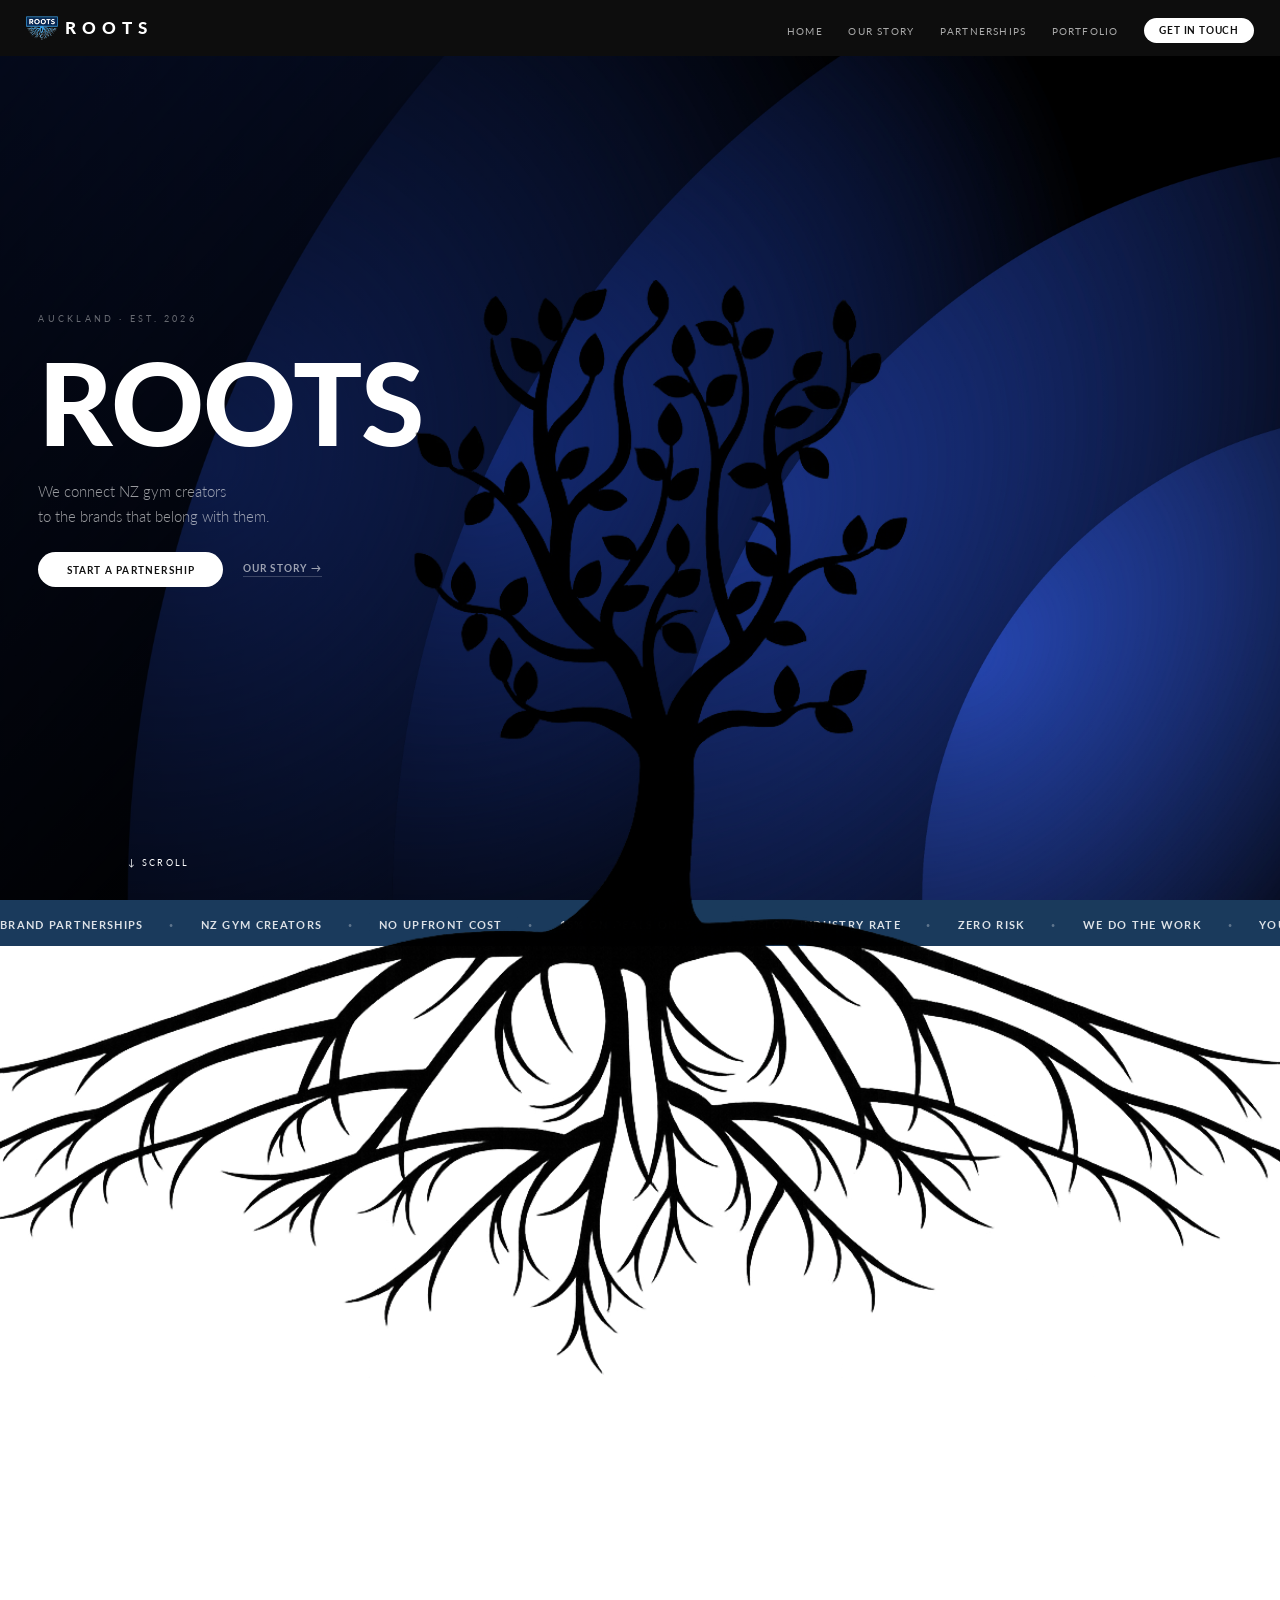
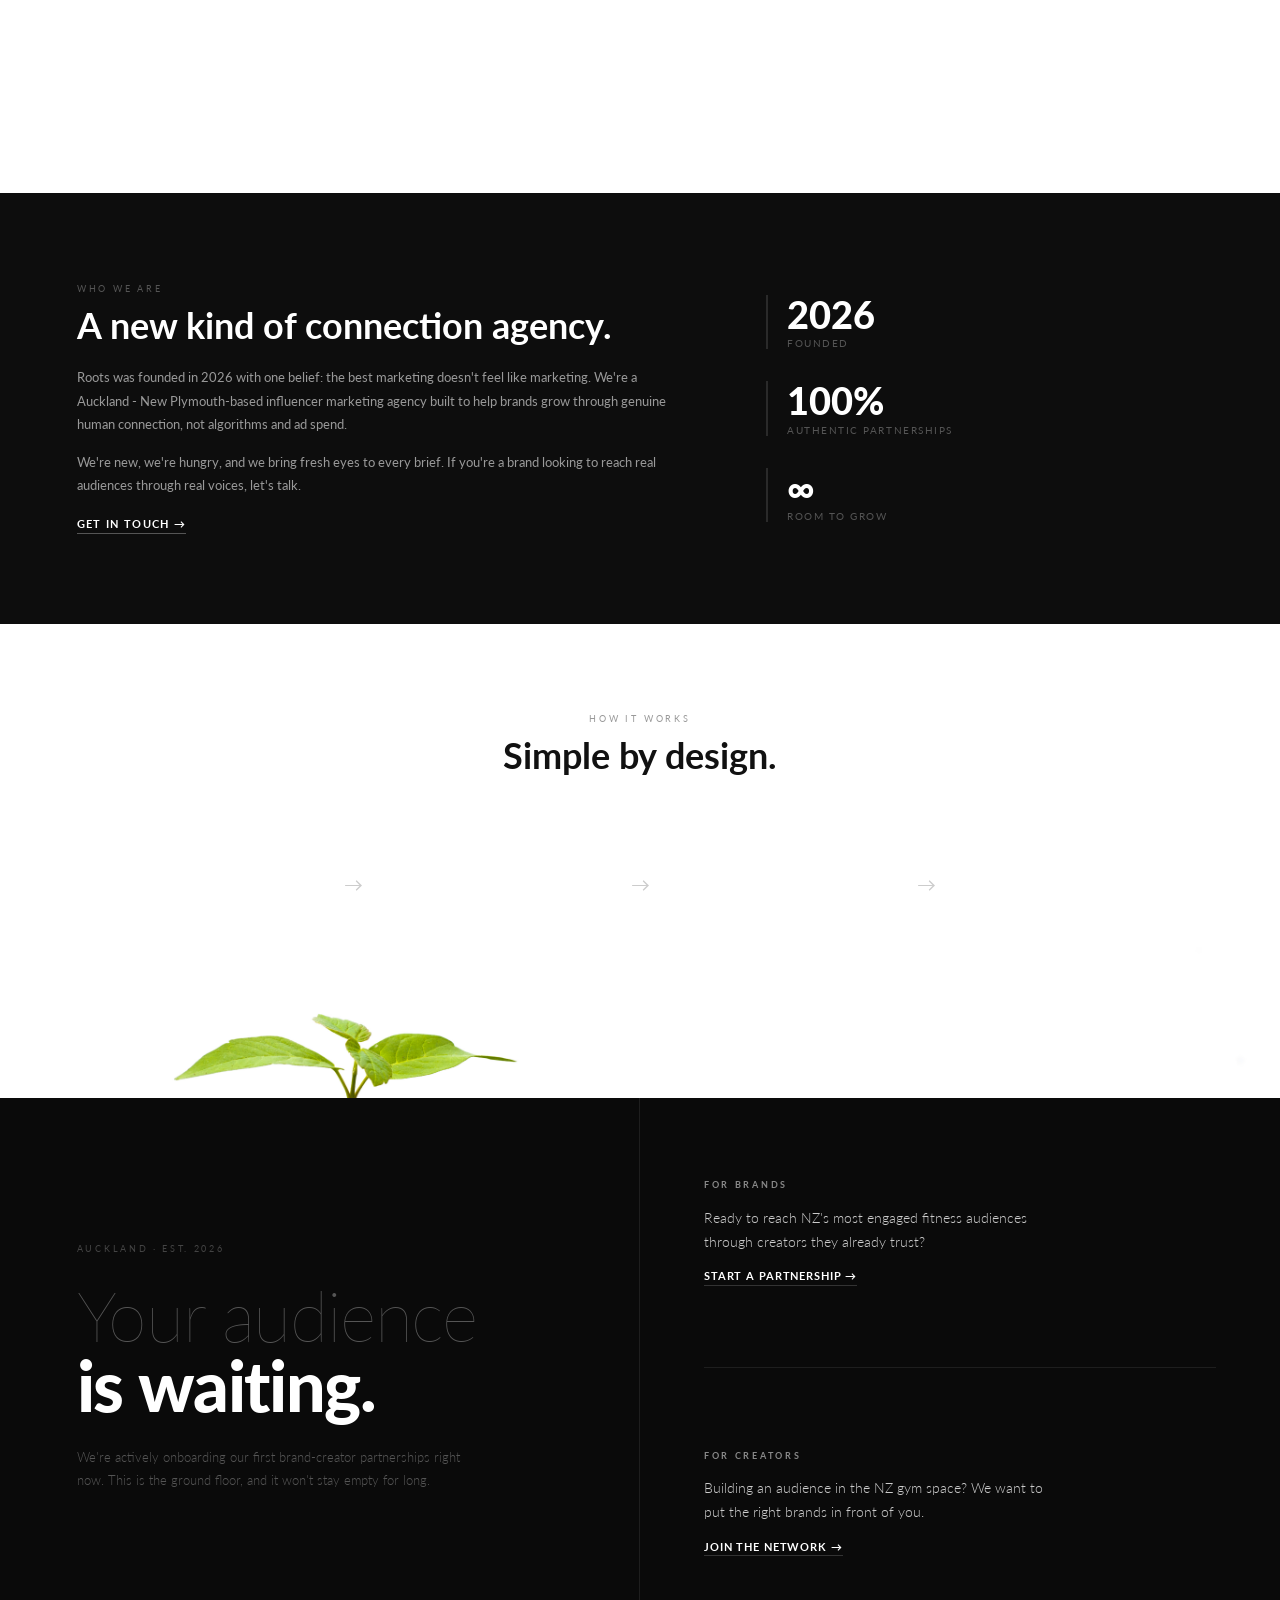
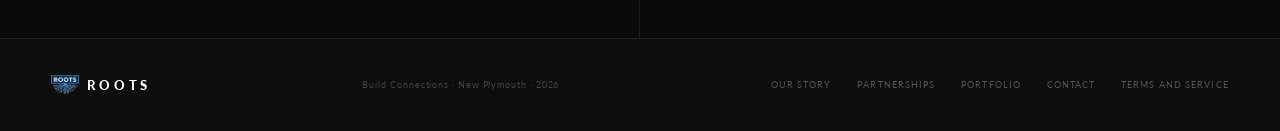
<file: index.html>
<!DOCTYPE html>
<html>
<head>
  <link rel="stylesheet" href="rootstyle.css">
  <link rel="preconnect" href="https://fonts.googleapis.com">
  <link rel="preconnect" href="https://fonts.gstatic.com" crossorigin>
  <link href="https://fonts.googleapis.com/css2?family=Lato:ital,wght@0,100;0,300;0,400;0,700;0,900;1,100;1,300;1,400;1,700;1,900&display=swap" rel="stylesheet">
  <meta name="viewport" content="width=device-width, initial-scale=1.0">
  <link rel="icon" type="image/png" href="logo.png">
  <title>Roots - Build Connections</title>
</head>
<body>

<div id="loader">
  <div class="loader-inner">
    <img src="logo.png" alt="Roots" class="loader-logo">
    <span>ROOTS</span>
    <div class="loader-bar"><div class="loader-fill"></div></div>
  </div>
</div>

  <header>
    <div class="header-inner">
      <a href="index.html" class="header-logo">
        <img src="logo.png" alt="Roots logo" class="header-logo-img">
        <span>ROOTS</span>
      </a>
      <button class="nav-toggle" id="navToggle" aria-label="Toggle menu">
        <span></span><span></span><span></span>
      </button>
      <nav id="mainNav">
        <li><a href="index.html">Home</a></li>
        <li><a href="ourstory.html">Our Story</a></li>
        <li><a href="partnerships.html">Partnerships</a></li>
        <li><a href="portfolio.html">Portfolio</a></li>
        <li><a href="contact.html" class="nav-cta">Get in Touch</a></li>
      </nav>
    </div>
  </header>

  <div id="progress-bar"></div>

  <div class="titlescreen">
    <div class="titlescreen-left reveal">
      <p class="eyebrow">Auckland · Est. 2026</p>
      <h1>ROOTS</h1>
      <p class="tagline">We connect NZ gym creators<br>to the brands that belong with them.</p>
      <div class="hero-btns">
        <a href="contact.html" class="hero-btn">Start a Partnership</a>
        <a href="ourstory.html" class="hero-btn-ghost">Our Story →</a>
      </div>
    </div>
    <a href="#roots-section" class="scroll-hint">↓ Scroll</a>
  </div>

  <div class="tree-connector">
    <img src="fulltree.png" alt="" class="tree-top-img" aria-hidden="true">
  </div>
  <div class="ticker-wrap">
    <div class="ticker-track">
      <span>Brand Partnerships</span><span class="ticker-dot">·</span>
      <span>NZ Gym Creators</span><span class="ticker-dot">·</span>
      <span>No Upfront Cost</span><span class="ticker-dot">·</span>
      <span>15% On Deals Only</span><span class="ticker-dot">·</span>
      <span>Below Industry Rate</span><span class="ticker-dot">·</span>
      <span>Zero Risk</span><span class="ticker-dot">·</span>
      <span>We Do The Work</span><span class="ticker-dot">·</span>
      <span>You Choose Who You Work With</span><span class="ticker-dot">·</span>
      <span>Brand Partnerships</span><span class="ticker-dot">·</span>
      <span>NZ Gym Creators</span><span class="ticker-dot">·</span>
      <span>No Upfront Cost</span><span class="ticker-dot">·</span>
      <span>15% On Deals Only</span><span class="ticker-dot">·</span>
      <span>Below Industry Rate</span><span class="ticker-dot">·</span>
      <span>Zero Risk</span><span class="ticker-dot">·</span>
      <span>We Do The Work</span><span class="ticker-dot">·</span>
      <span>You Choose Who You Work With</span><span class="ticker-dot">·</span>
    </div>
  </div>
  <div class="cards-section" id="roots-section">
    <div class="cards-row">

      <div class="card reveal">
        <div class="card-icon">
          <svg viewBox="0 0 40 40" fill="none" xmlns="http://www.w3.org/2000/svg">
            <circle cx="20" cy="13" r="7" stroke="#111" stroke-width="1.8"/>
            <circle cx="8" cy="32" r="5" stroke="#111" stroke-width="1.8"/>
            <circle cx="32" cy="32" r="5" stroke="#111" stroke-width="1.8"/>
            <line x1="20" y1="20" x2="8" y2="27" stroke="#111" stroke-width="1.5"/>
            <line x1="20" y1="20" x2="32" y2="27" stroke="#111" stroke-width="1.5"/>
          </svg>
        </div>
        <div class="card-num">01</div>
        <div class="card-title">Brand Matching</div>
        <div class="card-body">We pair your brand with influencers whose audience, values, and voice genuinely align, no mismatched campaigns, no wasted spend.</div>
      </div>

      <div class="card card--mid reveal">
        <div class="card-icon">
          <svg viewBox="0 0 40 40" fill="none" xmlns="http://www.w3.org/2000/svg">
            <path d="M8 32 L8 20 M16 32 L16 14 M24 32 L24 8 M32 32 L32 18" stroke="#111" stroke-width="1.8" stroke-linecap="round"/>
            <polyline points="8,20 16,14 24,8 32,18" stroke="#111" stroke-width="1.5" stroke-linecap="round" stroke-linejoin="round" fill="none"/>
            <line x1="5" y1="32" x2="35" y2="32" stroke="#111" stroke-width="1.5" stroke-linecap="round"/>
          </svg>
        </div>
        <div class="card-num">02</div>
        <div class="card-title">Campaign Strategy</div>
        <div class="card-body">From brief to publish, we handle the strategy so you can focus on your product. Every campaign is built around real results.</div>
      </div>

      <div class="card reveal">
        <div class="card-icon">
          <svg viewBox="0 0 40 40" fill="none" xmlns="http://www.w3.org/2000/svg">
            <path d="M20 6 L24.5 15 L35 16.5 L27.5 24 L29.5 34.5 L20 29.5 L10.5 34.5 L12.5 24 L5 16.5 L15.5 15 Z" stroke="#111" stroke-width="1.8" stroke-linejoin="round" fill="none"/>
          </svg>
        </div>
        <div class="card-num">03</div>
        <div class="card-title">Authentic Reach</div>
        <div class="card-body">We believe in influence that feels real. Our network spans micro to macro creators who build trust with their communities, not just follower counts.</div>
      </div>

    </div>
  </div>

  <div class="dark-section">
    <div style="display:flex; gap:6vw; align-items:center; max-width:1200px; margin:0 auto;">
      <div style="flex:1.4;">
        <span class="section-label">Who We Are</span>
        <h2>A new kind of connection agency.</h2>
        <p>Roots was founded in 2026 with one belief: the best marketing doesn't feel like marketing. We're a Auckland - New Plymouth-based influencer marketing agency built to help brands grow through genuine human connection, not algorithms and ad spend.</p>
        <p>We're new, we're hungry, and we bring fresh eyes to every brief. If you're a brand looking to reach real audiences through real voices, let's talk.</p>
        <a href="contact.html" class="text-link">Get in Touch →</a>
      </div>
      <div class="stat-blocks" style="flex:1;">
        <div class="stat-block">
          <span class="stat-num">2026</span>
          <span class="stat-label">Founded</span>
        </div>
        <div class="stat-block">
          <span class="stat-num">100%</span>
          <span class="stat-label">Authentic partnerships</span>
        </div>
        <div class="stat-block">
          <span class="stat-num">∞</span>
          <span class="stat-label">Room to grow</span>
        </div>
      </div>
    </div>
  </div>

  <div class="soil-section">
    <span class="section-label">How It Works</span>
    <h2>Simple by design.</h2>
    <div class="steps-row">
      <div class="step">
        <div class="step-num">1</div>
        <div class="step-title">Tell us your brand</div>
        <div class="step-body">Share your goals, values, and the audience you want to reach. We listen before we act.</div>
      </div>
      <div class="step-arrow">→</div>
      <div class="step">
        <div class="step-num">2</div>
        <div class="step-title">We find your match</div>
        <div class="step-body">We identify creators whose audience genuinely overlaps with your ideal customer.</div>
      </div>
      <div class="step-arrow">→</div>
      <div class="step">
        <div class="step-num">3</div>
        <div class="step-title">Campaign goes live</div>
        <div class="step-body">We manage the brief, timeline, and delivery. You approve, we execute.</div>
      </div>
      <div class="step-arrow">→</div>
      <div class="step">
        <div class="step-num">4</div>
        <div class="step-title">Measure & grow</div>
        <div class="step-body">Full reporting on reach, engagement, and impact. We refine and scale what works.</div>
      </div>
    </div>
  </div>

  <div class="connect-section">
    <div class="connect-left">
      <div class="connect-tag">Auckland · Est. 2026</div>
      <div class="connect-heading">
        <span class="connect-line1">Your audience</span>
        <span class="connect-line2">is waiting.</span>
      </div>
      <p class="connect-sub">We're actively onboarding our first brand-creator partnerships right now. This is the ground floor, and it won't stay empty for long.</p>
    </div>
    <div class="connect-right">
      <div class="connect-card">
        <div class="connect-card-label">For Brands</div>
        <p>Ready to reach NZ's most engaged fitness audiences through creators they already trust?</p>
        <a href="contact.html" class="connect-card-btn">Start a partnership →</a>
      </div>
      <div class="connect-divider"></div>
      <div class="connect-card">
        <div class="connect-card-label">For Creators</div>
        <p>Building an audience in the NZ gym space? We want to put the right brands in front of you.</p>
        <a href="contact.html" class="connect-card-btn">Join the network →</a>
      </div>
    </div>
  </div>

  <footer>
    <div class="footer-inner">
      <div class="footer-logo">
        <img src="logo.png" alt="Roots" class="footer-logo-img">
        <span>ROOTS</span>
      </div>
      <div class="footer-tagline">Build Connections · New Plymouth · 2026</div>
      <nav class="footer-nav">
        <a href="ourstory.html">Our Story</a>
        <a href="partnerships.html">Partnerships</a>
        <a href="portfolio.html">Portfolio</a>
        <a href="contact.html">Contact</a>
		<a href="legal.html" target="_blank">Terms and Service</a>
      </nav>
    </div>
  </footer>

  <script src="rootsjava.js"></script>
</body>
</html>
</file>
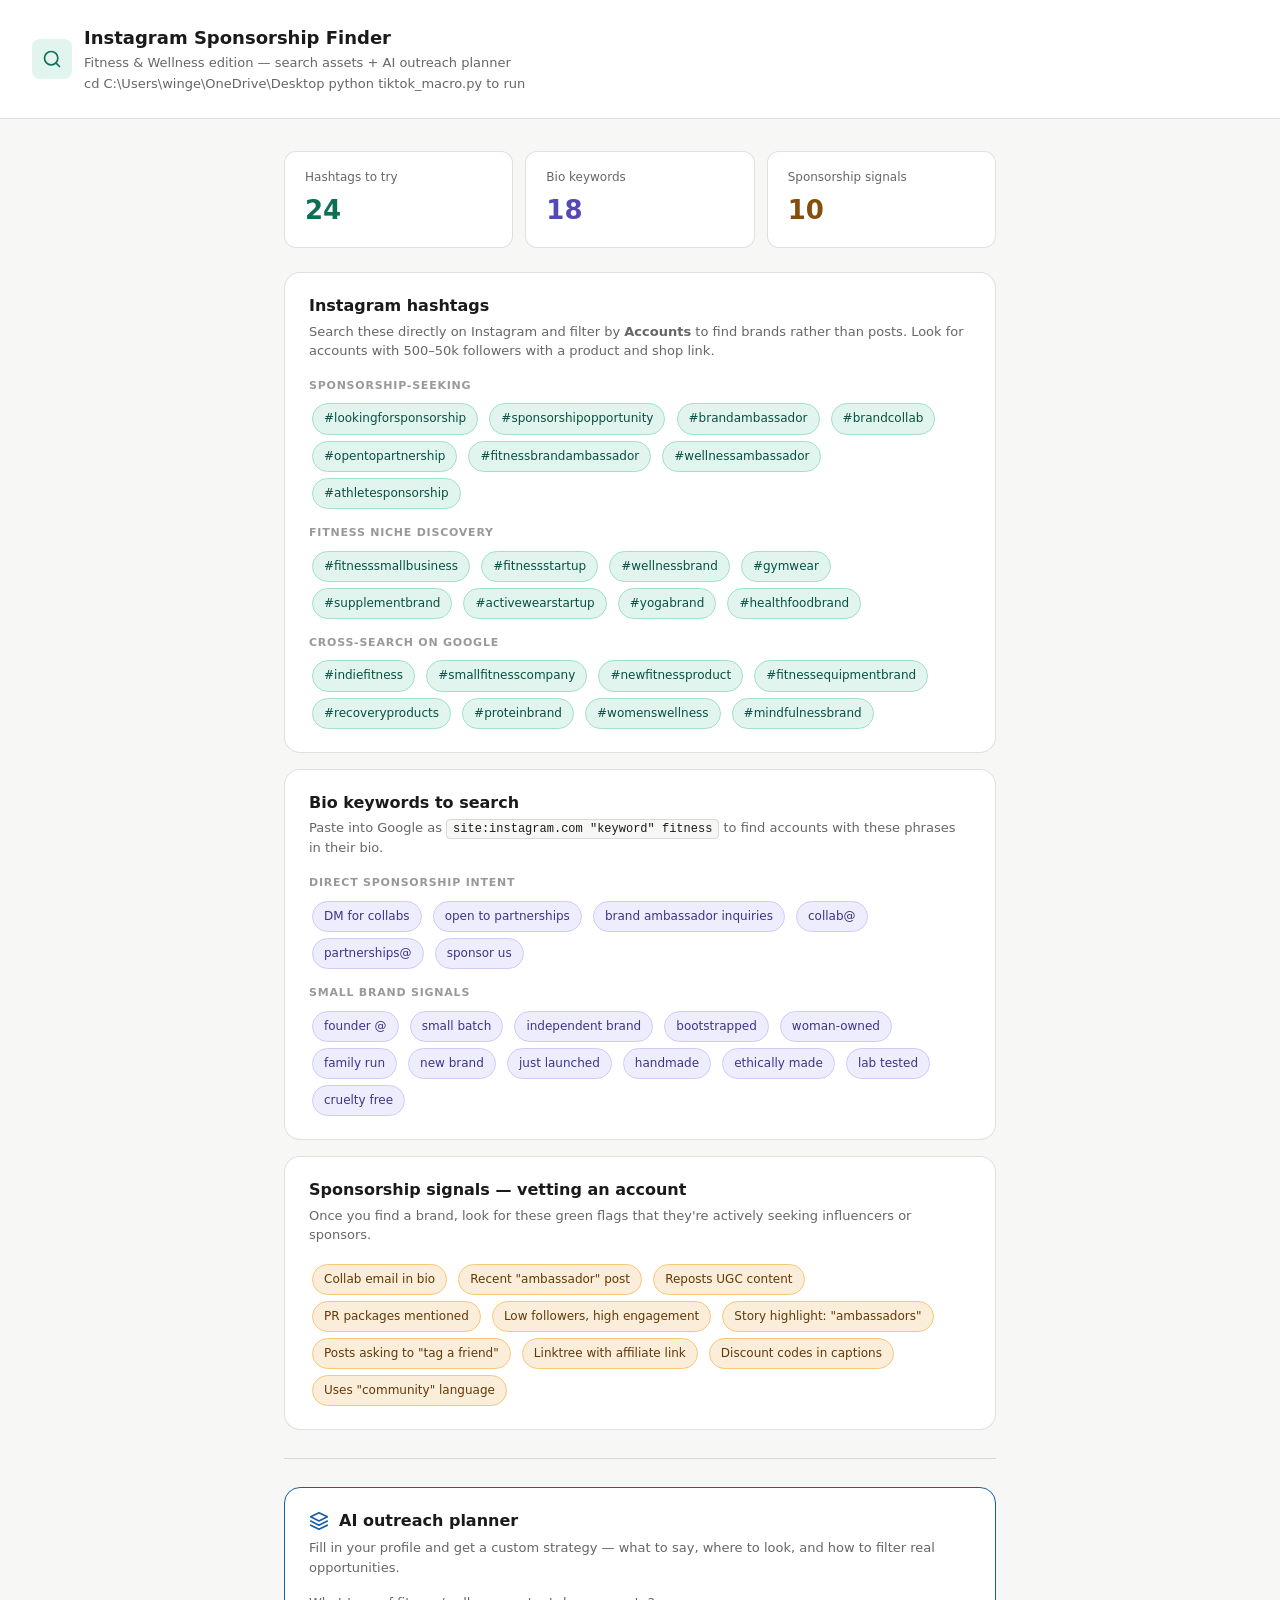
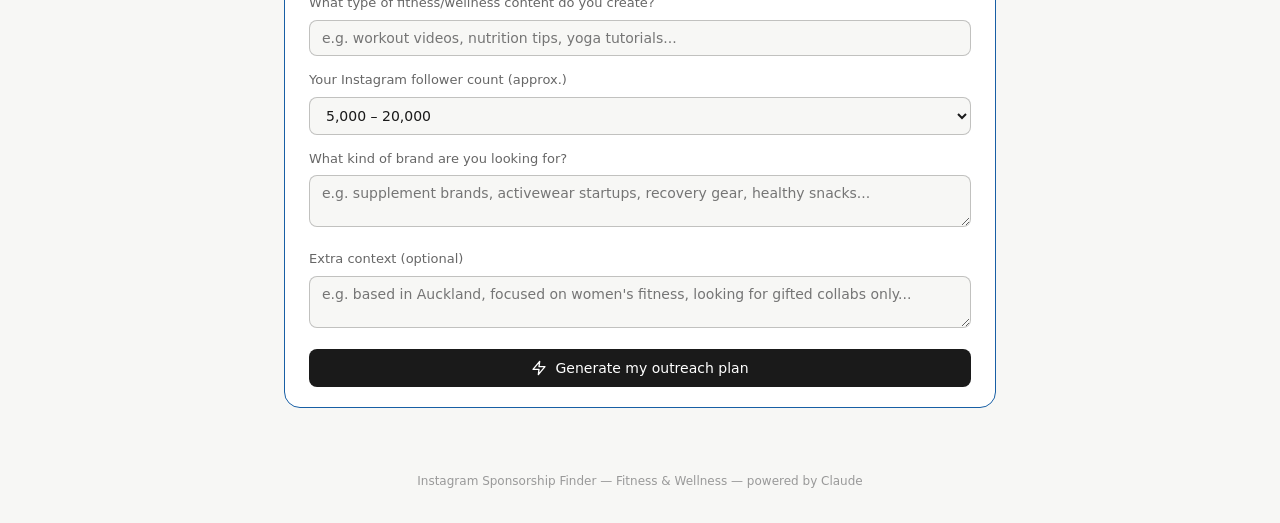
<file: app1.html>
<!DOCTYPE html>
<html lang="en">
<head>
  <meta charset="UTF-8" />
  <meta name="viewport" content="width=device-width, initial-scale=1.0" />
  <title>Instagram Sponsorship Finder — Fitness & Wellness</title>
  <style>
    *, *::before, *::after { box-sizing: border-box; margin: 0; padding: 0; }

    :root {
      --teal-50: #E1F5EE;
      --teal-100: #9FE1CB;
      --teal-600: #0F6E56;
      --teal-800: #085041;
      --purple-50: #EEEDFE;
      --purple-100: #CECBF6;
      --purple-600: #534AB7;
      --purple-800: #3C3489;
      --amber-50: #FAEEDA;
      --amber-100: #FAC775;
      --amber-600: #854F0B;
      --amber-800: #633806;
      --blue-50: #E6F1FB;
      --blue-100: #B5D4F4;
      --blue-600: #185FA5;
      --blue-800: #0C447C;
      --gray-50: #F1EFE8;
      --gray-100: #D3D1C7;
      --gray-400: #888780;
      --gray-600: #5F5E5A;
      --gray-800: #444441;
      --bg: #ffffff;
      --bg-secondary: #f7f7f5;
      --border: rgba(0,0,0,0.12);
      --border-mid: rgba(0,0,0,0.22);
      --text: #1a1a1a;
      --text-muted: #666;
      --text-hint: #999;
      --radius-sm: 8px;
      --radius-md: 12px;
      --radius-lg: 16px;
    }

    @media (prefers-color-scheme: dark) {
      :root {
        --bg: #1a1a1a;
        --bg-secondary: #242424;
        --border: rgba(255,255,255,0.1);
        --border-mid: rgba(255,255,255,0.2);
        --text: #f0f0f0;
        --text-muted: #aaa;
        --text-hint: #666;
        --teal-50: #04342C;
        --teal-100: #085041;
        --teal-600: #5DCAA5;
        --teal-800: #9FE1CB;
        --purple-50: #26215C;
        --purple-100: #3C3489;
        --purple-600: #AFA9EC;
        --purple-800: #CECBF6;
        --amber-50: #412402;
        --amber-100: #633806;
        --amber-600: #EF9F27;
        --amber-800: #FAC775;
        --blue-50: #042C53;
        --blue-100: #0C447C;
        --blue-600: #85B7EB;
        --blue-800: #B5D4F4;
        --gray-50: #2C2C2A;
        --gray-100: #444441;
        --gray-400: #888780;
        --gray-600: #B4B2A9;
        --gray-800: #D3D1C7;
      }
    }

    body {
      font-family: -apple-system, BlinkMacSystemFont, 'Segoe UI', system-ui, sans-serif;
      background: var(--bg-secondary);
      color: var(--text);
      line-height: 1.6;
      min-height: 100vh;
    }

    header {
      background: var(--bg);
      border-bottom: 0.5px solid var(--border);
      padding: 1.5rem 2rem;
      display: flex;
      align-items: center;
      gap: 12px;
    }

    header .icon {
      width: 40px; height: 40px;
      background: var(--teal-50);
      border-radius: var(--radius-sm);
      display: flex; align-items: center; justify-content: center;
    }

    header .icon svg { width: 20px; height: 20px; stroke: var(--teal-600); fill: none; stroke-width: 2; stroke-linecap: round; stroke-linejoin: round; }

    header h1 { font-size: 18px; font-weight: 600; color: var(--text); }
    header p { font-size: 13px; color: var(--text-muted); }

    main { max-width: 760px; margin: 0 auto; padding: 2rem 1.5rem; }

    .stats-grid {
      display: grid;
      grid-template-columns: repeat(3, 1fr);
      gap: 12px;
      margin-bottom: 1.5rem;
    }

    .stat-card {
      background: var(--bg);
      border: 0.5px solid var(--border);
      border-radius: var(--radius-md);
      padding: 1rem 1.25rem;
    }

    .stat-card .num { font-size: 26px; font-weight: 600; }
    .stat-card .lbl { font-size: 12px; color: var(--text-muted); margin-bottom: 2px; }

    .card {
      background: var(--bg);
      border: 0.5px solid var(--border);
      border-radius: var(--radius-lg);
      padding: 1.25rem 1.5rem;
      margin-bottom: 1rem;
    }

    .card-title { font-size: 16px; font-weight: 600; margin-bottom: 3px; }
    .card-desc { font-size: 13px; color: var(--text-muted); margin-bottom: 16px; line-height: 1.5; }

    .section-label {
      font-size: 11px;
      font-weight: 600;
      color: var(--text-hint);
      text-transform: uppercase;
      letter-spacing: 0.07em;
      margin: 12px 0 6px;
    }

    .pill {
      display: inline-flex;
      align-items: center;
      font-size: 12px;
      padding: 5px 11px;
      border-radius: 20px;
      margin: 3px;
      cursor: default;
      border: 0.5px solid transparent;
      transition: opacity 0.15s;
    }

    .pill.teal { background: var(--teal-50); color: var(--teal-800); border-color: var(--teal-100); }
    .pill.purple { background: var(--purple-50); color: var(--purple-800); border-color: var(--purple-100); }
    .pill.amber { background: var(--amber-50); color: var(--amber-800); border-color: var(--amber-100); }

    .pill.teal:hover { background: var(--teal-100); }
    .pill.purple:hover { background: var(--purple-100); }
    .pill.amber:hover { background: var(--amber-100); }

    code {
      font-family: 'SF Mono', 'Fira Code', monospace;
      font-size: 12px;
      background: var(--bg-secondary);
      border: 0.5px solid var(--border);
      padding: 2px 6px;
      border-radius: 4px;
      color: var(--text);
    }

    .divider { border: none; border-top: 0.5px solid var(--border); margin: 1.75rem 0; }

    .ai-card {
      background: var(--bg);
      border: 1.5px solid var(--blue-600);
      border-radius: var(--radius-lg);
      padding: 1.25rem 1.5rem;
    }

    .ai-card-header { display: flex; align-items: center; gap: 10px; margin-bottom: 4px; }
    .ai-card-header svg { width: 20px; height: 20px; stroke: var(--blue-600); fill: none; stroke-width: 2; stroke-linecap: round; stroke-linejoin: round; }
    .ai-card-header h2 { font-size: 16px; font-weight: 600; }

    label { display: block; font-size: 13px; color: var(--text-muted); margin-bottom: 6px; }

    input[type="text"], select, textarea {
      width: 100%;
      padding: 9px 12px;
      font-size: 14px;
      background: var(--bg-secondary);
      border: 0.5px solid var(--border-mid);
      border-radius: var(--radius-sm);
      color: var(--text);
      font-family: inherit;
      outline: none;
      transition: border-color 0.15s;
    }

    input[type="text"]:focus, select:focus, textarea:focus {
      border-color: var(--blue-600);
      box-shadow: 0 0 0 3px var(--blue-50);
    }

    textarea { resize: vertical; }

    .form-row { margin-bottom: 14px; }

    .generate-btn {
      width: 100%;
      padding: 11px;
      background: var(--text);
      color: var(--bg);
      border: none;
      border-radius: var(--radius-sm);
      font-size: 14px;
      font-weight: 500;
      cursor: pointer;
      font-family: inherit;
      transition: opacity 0.15s;
      display: flex;
      align-items: center;
      justify-content: center;
      gap: 8px;
    }

    .generate-btn:hover { opacity: 0.85; }
    .generate-btn:disabled { opacity: 0.5; cursor: not-allowed; }

    .result-wrap { margin-top: 16px; }

    .result-header {
      display: flex;
      justify-content: space-between;
      align-items: center;
      margin-bottom: 8px;
    }

    .result-header span { font-size: 13px; font-weight: 500; }

    .copy-btn {
      font-size: 12px;
      color: var(--text-muted);
      cursor: pointer;
      padding: 5px 10px;
      border: 0.5px solid var(--border-mid);
      border-radius: var(--radius-sm);
      background: transparent;
      font-family: inherit;
      transition: background 0.15s;
    }

    .copy-btn:hover { background: var(--bg-secondary); }

    .ai-output {
      background: var(--bg-secondary);
      border: 0.5px solid var(--border);
      border-radius: var(--radius-sm);
      padding: 1rem 1.25rem;
      font-size: 14px;
      line-height: 1.8;
      color: var(--text);
      white-space: pre-wrap;
      min-height: 60px;
    }

    .dot { display: inline-block; animation: blink 1s infinite; }
    .dot:nth-child(2) { animation-delay: 0.2s; }
    .dot:nth-child(3) { animation-delay: 0.4s; }
    @keyframes blink { 0%,100%{opacity:1} 50%{opacity:0.2} }

    footer {
      text-align: center;
      font-size: 12px;
      color: var(--text-hint);
      padding: 2rem 1rem;
    }
  </style>
</head>
<body>

<header>
  <div class="icon">
    <svg viewBox="0 0 24 24"><circle cx="11" cy="11" r="8"/><path d="m21 21-4.35-4.35"/></svg>
  </div>
  <div>
    <h1>Instagram Sponsorship Finder</h1>
    <p>Fitness &amp; Wellness edition — search assets + AI outreach planner</p>
	<p> cd C:\Users\winge\OneDrive\Desktop python tiktok_macro.py to run </p>
  </div>
</header>

<main>

  <div class="stats-grid">
    <div class="stat-card">
      <p class="lbl">Hashtags to try</p>
      <p class="num" style="color: var(--teal-600);">24</p>
    </div>
    <div class="stat-card">
      <p class="lbl">Bio keywords</p>
      <p class="num" style="color: var(--purple-600);">18</p>
    </div>
    <div class="stat-card">
      <p class="lbl">Sponsorship signals</p>
      <p class="num" style="color: var(--amber-600);">10</p>
    </div>
  </div>

  <div class="card">
    <p class="card-title">Instagram hashtags</p>
    <p class="card-desc">Search these directly on Instagram and filter by <strong>Accounts</strong> to find brands rather than posts. Look for accounts with 500–50k followers with a product and shop link.</p>

    <p class="section-label">Sponsorship-seeking</p>
    <div>
      <span class="pill teal">#lookingforsponsorship</span>
      <span class="pill teal">#sponsorshipopportunity</span>
      <span class="pill teal">#brandambassador</span>
      <span class="pill teal">#brandcollab</span>
      <span class="pill teal">#opentopartnership</span>
      <span class="pill teal">#fitnessbrandambassador</span>
      <span class="pill teal">#wellnessambassador</span>
      <span class="pill teal">#athletesponsorship</span>
    </div>

    <p class="section-label">Fitness niche discovery</p>
    <div>
      <span class="pill teal">#fitnesssmallbusiness</span>
      <span class="pill teal">#fitnessstartup</span>
      <span class="pill teal">#wellnessbrand</span>
      <span class="pill teal">#gymwear</span>
      <span class="pill teal">#supplementbrand</span>
      <span class="pill teal">#activewearstartup</span>
      <span class="pill teal">#yogabrand</span>
      <span class="pill teal">#healthfoodbrand</span>
    </div>

    <p class="section-label">Cross-search on Google</p>
    <div>
      <span class="pill teal">#indiefitness</span>
      <span class="pill teal">#smallfitnesscompany</span>
      <span class="pill teal">#newfitnessproduct</span>
      <span class="pill teal">#fitnessequipmentbrand</span>
      <span class="pill teal">#recoveryproducts</span>
      <span class="pill teal">#proteinbrand</span>
      <span class="pill teal">#womenswellness</span>
      <span class="pill teal">#mindfulnessbrand</span>
    </div>
  </div>

  <div class="card">
    <p class="card-title">Bio keywords to search</p>
    <p class="card-desc">Paste into Google as <code>site:instagram.com "keyword" fitness</code> to find accounts with these phrases in their bio.</p>

    <p class="section-label">Direct sponsorship intent</p>
    <div>
      <span class="pill purple">DM for collabs</span>
      <span class="pill purple">open to partnerships</span>
      <span class="pill purple">brand ambassador inquiries</span>
      <span class="pill purple">collab@</span>
      <span class="pill purple">partnerships@</span>
      <span class="pill purple">sponsor us</span>
    </div>

    <p class="section-label">Small brand signals</p>
    <div>
      <span class="pill purple">founder @</span>
      <span class="pill purple">small batch</span>
      <span class="pill purple">independent brand</span>
      <span class="pill purple">bootstrapped</span>
      <span class="pill purple">woman-owned</span>
      <span class="pill purple">family run</span>
      <span class="pill purple">new brand</span>
      <span class="pill purple">just launched</span>
      <span class="pill purple">handmade</span>
      <span class="pill purple">ethically made</span>
      <span class="pill purple">lab tested</span>
      <span class="pill purple">cruelty free</span>
    </div>
  </div>

  <div class="card">
    <p class="card-title">Sponsorship signals — vetting an account</p>
    <p class="card-desc">Once you find a brand, look for these green flags that they're actively seeking influencers or sponsors.</p>
    <div>
      <span class="pill amber">Collab email in bio</span>
      <span class="pill amber">Recent "ambassador" post</span>
      <span class="pill amber">Reposts UGC content</span>
      <span class="pill amber">PR packages mentioned</span>
      <span class="pill amber">Low followers, high engagement</span>
      <span class="pill amber">Story highlight: "ambassadors"</span>
      <span class="pill amber">Posts asking to "tag a friend"</span>
      <span class="pill amber">Linktree with affiliate link</span>
      <span class="pill amber">Discount codes in captions</span>
      <span class="pill amber">Uses "community" language</span>
    </div>
  </div>

  <hr class="divider" />

  <div class="ai-card">
    <div class="ai-card-header">
      <svg viewBox="0 0 24 24"><path d="M12 2L2 7l10 5 10-5-10-5z"/><path d="M2 17l10 5 10-5"/><path d="M2 12l10 5 10-5"/></svg>
      <h2>AI outreach planner</h2>
    </div>
    <p class="card-desc">Fill in your profile and get a custom strategy — what to say, where to look, and how to filter real opportunities.</p>

    <div class="form-row">
      <label for="content-type">What type of fitness/wellness content do you create?</label>
      <input type="text" id="content-type" placeholder="e.g. workout videos, nutrition tips, yoga tutorials..." />
    </div>

    <div class="form-row">
      <label for="follower-count">Your Instagram follower count (approx.)</label>
      <select id="follower-count">
        <option value="under 1k">Under 1,000</option>
        <option value="1k–5k">1,000 – 5,000</option>
        <option value="5k–20k" selected>5,000 – 20,000</option>
        <option value="20k–100k">20,000 – 100,000</option>
        <option value="100k+">100,000+</option>
      </select>
    </div>

    <div class="form-row">
      <label for="brand-desc">What kind of brand are you looking for?</label>
      <textarea id="brand-desc" rows="2" placeholder="e.g. supplement brands, activewear startups, recovery gear, healthy snacks..."></textarea>
    </div>

    <div class="form-row">
      <label for="extra-context">Extra context (optional)</label>
      <textarea id="extra-context" rows="2" placeholder="e.g. based in Auckland, focused on women's fitness, looking for gifted collabs only..."></textarea>
    </div>

    <button class="generate-btn" id="generate-btn" onclick="generatePlan()">
      <svg width="16" height="16" viewBox="0 0 24 24" fill="none" stroke="currentColor" stroke-width="2" stroke-linecap="round" stroke-linejoin="round"><polygon points="13 2 3 14 12 14 11 22 21 10 12 10 13 2"/></svg>
      Generate my outreach plan
    </button>

    <div class="result-wrap" id="result-wrap" style="display:none;">
      <div class="result-header">
        <span>Your custom plan</span>
        <button class="copy-btn" onclick="copyResult()">Copy</button>
      </div>
      <div class="ai-output" id="ai-output"></div>
    </div>
  </div>

</main>

<footer>
  Instagram Sponsorship Finder &mdash; Fitness &amp; Wellness &mdash; powered by Claude
</footer>

<script>
  async function generatePlan() {
    const contentType = document.getElementById('content-type').value.trim();
    const followers = document.getElementById('follower-count').value;
    const brandDesc = document.getElementById('brand-desc').value.trim();
    const extra = document.getElementById('extra-context').value.trim();

    if (!contentType || !brandDesc) {
      document.getElementById('result-wrap').style.display = 'block';
      document.getElementById('ai-output').textContent = 'Please fill in your content type and the kind of brand you are looking for.';
      return;
    }

    const btn = document.getElementById('generate-btn');
    btn.disabled = true;
    btn.innerHTML = 'Generating<span class="dot">.</span><span class="dot">.</span><span class="dot">.</span>';

    document.getElementById('result-wrap').style.display = 'block';
    document.getElementById('ai-output').textContent = 'Thinking...';

    const prompt = `You are an Instagram sponsorship strategy expert specialising in fitness and wellness.

A creator has the following profile:
- Content type: ${contentType}
- Follower count: ${followers}
- Looking for brands like: ${brandDesc}
${extra ? `- Extra context: ${extra}` : ''}

Write a concise, practical outreach plan with these sections:
1. Where to find these brands (specific Instagram search tactics)
2. How to qualify a brand (3-4 green flags to look for)
3. DM template (a short, personalised opening message they can adapt)
4. What to offer (2-3 value propositions suited to their follower count)
5. One red flag to avoid

Keep it practical and specific to the fitness/wellness niche. No fluff. Use plain text, no markdown.`;

    try {
      const response = await fetch('https://api.anthropic.com/v1/messages', {
        method: 'POST',
        headers: { 'Content-Type': 'application/json' },
        body: JSON.stringify({
          model: 'claude-sonnet-4-20250514',
          max_tokens: 1000,
          messages: [{ role: 'user', content: prompt }]
        })
      });
      const data = await response.json();
      const text = data.content?.map(b => b.text || '').join('\n') || 'Something went wrong. Please try again.';
      document.getElementById('ai-output').textContent = text;
    } catch (e) {
      document.getElementById('ai-output').textContent = 'Could not reach the AI. Check your connection and try again.';
    }

    btn.disabled = false;
    btn.innerHTML = '<svg width="16" height="16" viewBox="0 0 24 24" fill="none" stroke="currentColor" stroke-width="2" stroke-linecap="round" stroke-linejoin="round"><polygon points="13 2 3 14 12 14 11 22 21 10 12 10 13 2"/></svg> Generate my outreach plan';
  }

  function copyResult() {
    const text = document.getElementById('ai-output').textContent;
    navigator.clipboard.writeText(text).then(() => {
      const btn = document.querySelector('.copy-btn');
      btn.textContent = 'Copied!';
      setTimeout(() => { btn.textContent = 'Copy'; }, 2000);
    });
  }
</script>

</body>
</html>
</file>
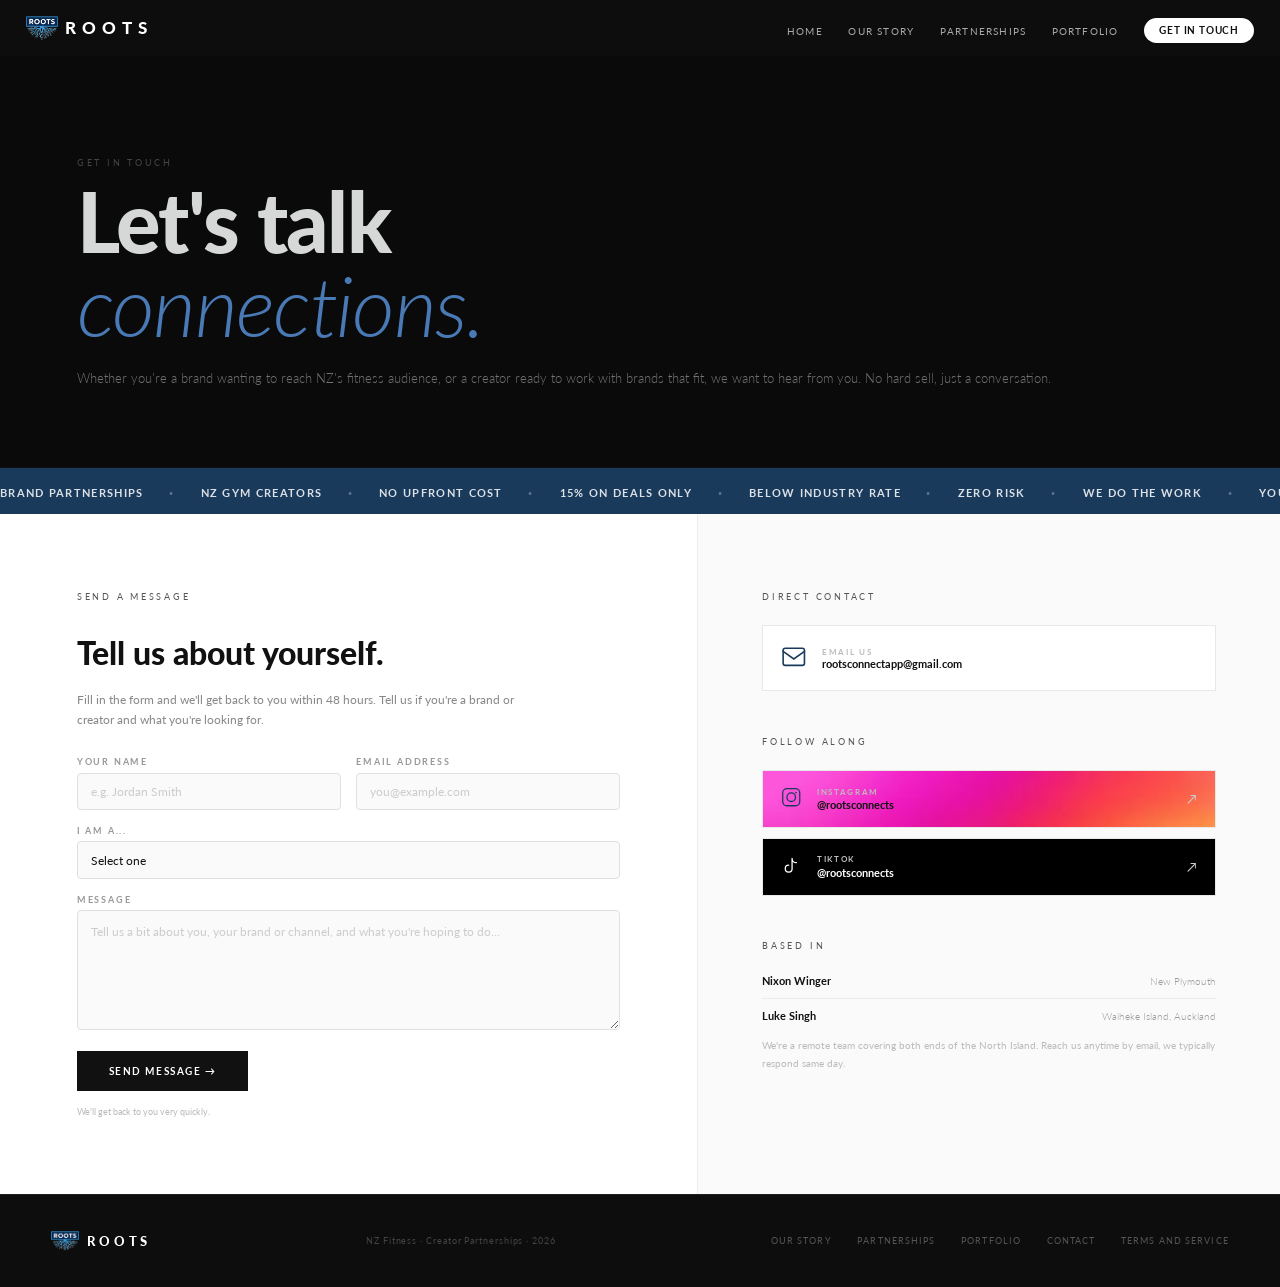
<file: contact.html>
<!DOCTYPE html>
<html>
<head>
  <link rel="stylesheet" href="rootstyle.css">
  <link rel="preconnect" href="https://fonts.googleapis.com">
  <link rel="preconnect" href="https://fonts.gstatic.com" crossorigin>
  <link href="https://fonts.googleapis.com/css2?family=Lato:ital,wght@0,100;0,300;0,400;0,700;0,900;1,100;1,300;1,400;1,700;1,900&display=swap" rel="stylesheet">
  <meta name="viewport" content="width=device-width, initial-scale=1.0">
  <link rel="icon" type="image/png" href="logo.png">
  <title>Contact, Roots</title>
</head>
<body>

  <div id="progress-bar"></div>

  <header>
    <div class="header-inner">
      <a href="index.html" class="header-logo">
        <img src="logo.png" alt="Roots logo" class="header-logo-img">
        <span>ROOTS</span>
      </a>
      <button class="nav-toggle" id="navToggle" aria-label="Toggle menu">
        <span></span><span></span><span></span>
      </button>
      <nav id="mainNav">
        <li><a href="index.html">Home</a></li>
        <li><a href="ourstory.html">Our Story</a></li>
        <li><a href="partnerships.html">Partnerships</a></li>
        <li><a href="portfolio.html">Portfolio</a></li>
        <li><a href="contact.html" class="nav-cta">Get in Touch</a></li>
      </nav>
    </div>
  </header>

  <div class="contact-hero">
    <div class="reveal">
      <span class="section-label" style="color:#444;">Get in Touch</span>
      <h1>Let's talk<br><em>connections.</em></h1>
      <p>Whether you're a brand wanting to reach NZ's fitness audience, or a creator ready to work with brands that fit, we want to hear from you. No hard sell, just a conversation.</p>
    </div>
  </div>
  <div class="ticker-wrap">
    <div class="ticker-track">
      <span>Brand Partnerships</span><span class="ticker-dot">·</span>
      <span>NZ Gym Creators</span><span class="ticker-dot">·</span>
      <span>No Upfront Cost</span><span class="ticker-dot">·</span>
      <span>15% On Deals Only</span><span class="ticker-dot">·</span>
      <span>Below Industry Rate</span><span class="ticker-dot">·</span>
      <span>Zero Risk</span><span class="ticker-dot">·</span>
      <span>We Do The Work</span><span class="ticker-dot">·</span>
      <span>You Choose Who You Work With</span><span class="ticker-dot">·</span>
      <span>Brand Partnerships</span><span class="ticker-dot">·</span>
      <span>NZ Gym Creators</span><span class="ticker-dot">·</span>
      <span>No Upfront Cost</span><span class="ticker-dot">·</span>
      <span>15% On Deals Only</span><span class="ticker-dot">·</span>
      <span>Below Industry Rate</span><span class="ticker-dot">·</span>
      <span>Zero Risk</span><span class="ticker-dot">·</span>
      <span>We Do The Work</span><span class="ticker-dot">·</span>
      <span>You Choose Who You Work With</span><span class="ticker-dot">·</span>
    </div>
  </div>
  <div class="contact-grid">

    <div class="contact-form-side reveal">
      <span class="section-label">Send a Message</span>
      <h2>Tell us about yourself.</h2>
      <p class="contact-form-sub">Fill in the form and we'll get back to you within 48 hours. Tell us if you're a brand or creator and what you're looking for.</p>
      <form action="https://formspree.io/f/mykovzqz" method="POST" class="contact-form">
        <div class="contact-field-row">
          <div class="contact-field">
            <label for="name">Your Name</label>
            <input type="text" id="name" name="name" placeholder="e.g. Jordan Smith" required>
          </div>
          <div class="contact-field">
            <label for="email">Email Address</label>
            <input type="email" id="email" name="email" placeholder="you@example.com" required>
          </div>
        </div>
        <div class="contact-field">
          <label for="type">I am a...</label>
          <select id="type" name="type" required>
            <option value="" disabled selected>Select one</option>
            <option value="brand">Brand looking for creators</option>
            <option value="creator">Creator looking for brand deals</option>
            <option value="other">Something else</option>
          </select>
        </div>
        <div class="contact-field">
          <label for="message">Message</label>
          <textarea id="message" name="message" rows="5" placeholder="Tell us a bit about you, your brand or channel, and what you're hoping to do..." required></textarea>
        </div>
        <button type="submit" class="contact-submit">Send Message →</button>
        <p class="contact-form-note">We'll get back to you very quickly.</p>
      </form>
    </div>

    <div class="contact-info-side reveal">

      <div class="contact-info-block">
        <span class="section-label">Direct Contact</span>
        <a href="mailto:rootsconnectapp@gmail.com" class="contact-direct-link">
          <div class="contact-direct-icon">
            <svg viewBox="0 0 24 24" fill="none" xmlns="http://www.w3.org/2000/svg">
              <rect x="2" y="4" width="20" height="16" rx="2" stroke="currentColor" stroke-width="1.5"/>
              <path d="M2 7l10 7 10-7" stroke="currentColor" stroke-width="1.5" stroke-linecap="round"/>
            </svg>
          </div>
          <div>
            <div class="contact-direct-label">Email us</div>
            <div class="contact-direct-val">rootsconnectapp@gmail.com</div>
          </div>
        </a>
      </div>

      <div class="contact-info-block">
        <span class="section-label">Follow Along</span>
        <div class="contact-socials">
          <a href="https://www.instagram.com/rootsconnects" target="_blank" class="contact-social-card" style="background-image:url(gradientinsta.jfif); background-size:cover;">
            <div class="contact-social-icon">
              <svg viewBox="0 0 24 24" fill="none" xmlns="http://www.w3.org/2000/svg">
                <rect x="2" y="2" width="20" height="20" rx="5" stroke="currentColor" stroke-width="1.5"/>
                <circle cx="12" cy="12" r="5" stroke="currentColor" stroke-width="1.5"/>
                <circle cx="17.5" cy="6.5" r="1" fill="currentColor"/>
              </svg>
            </div>
            <div class="contact-social-text">
              <span class="contact-social-platform">Instagram</span>
              <span class="contact-social-handle">@rootsconnects</span>
            </div>
            <span class="contact-social-arrow">↗</span>
          </a>
          <a href="https://www.tiktok.com/@rootsconnects" target="_blank" class="contact-social-card" style="background-color:black;">
            <div class="contact-social-icon" style="color:white;">
              <svg viewBox="0 0 24 24" fill="none" xmlns="http://www.w3.org/2000/svg">
                <path d="M9 12a4 4 0 1 0 4 4V4a5 5 0 0 0 5 5" stroke="currentColor" stroke-width="1.5" stroke-linecap="round" stroke-linejoin="round"/>
              </svg>
            </div>
            <div class="contact-social-text">
              <span class="contact-social-platform">TikTok</span>
              <span class="contact-social-handle" style="color:white;">@rootsconnects</span>
            </div>
            <span class="contact-social-arrow">↗</span>
          </a>
        </div>
      </div>

      <div class="contact-info-block">
        <span class="section-label">Based In</span>
        <div class="contact-based">
          <div class="contact-based-row">
            <span class="contact-based-name">Nixon Winger</span>
            <span class="contact-based-loc">New Plymouth</span>
          </div>
          <div class="contact-based-row">
            <span class="contact-based-name">Luke Singh</span>
            <span class="contact-based-loc">Waiheke Island, Auckland</span>
          </div>
        </div>
        <p class="contact-based-note">We're a remote team covering both ends of the North Island. Reach us anytime by email, we typically respond same day.</p>
      </div>

    </div>
  </div>

  <footer>
    <div class="footer-inner">
      <div class="footer-logo">
        <img src="logo.png" alt="Roots" class="footer-logo-img">
        <span>ROOTS</span>
      </div>
      <div class="footer-tagline">NZ Fitness · Creator Partnerships · 2026</div>
      <nav class="footer-nav">
        <a href="ourstory.html">Our Story</a>
        <a href="partnerships.html">Partnerships</a>
        <a href="portfolio.html">Portfolio</a>
        <a href="contact.html">Contact</a>
		<a href="legal.html" target="_blank">Terms and Service</a>
      </nav>
    </div>
  </footer>

  <script src="rootsjava.js"></script>
</body>
</html>
</file>
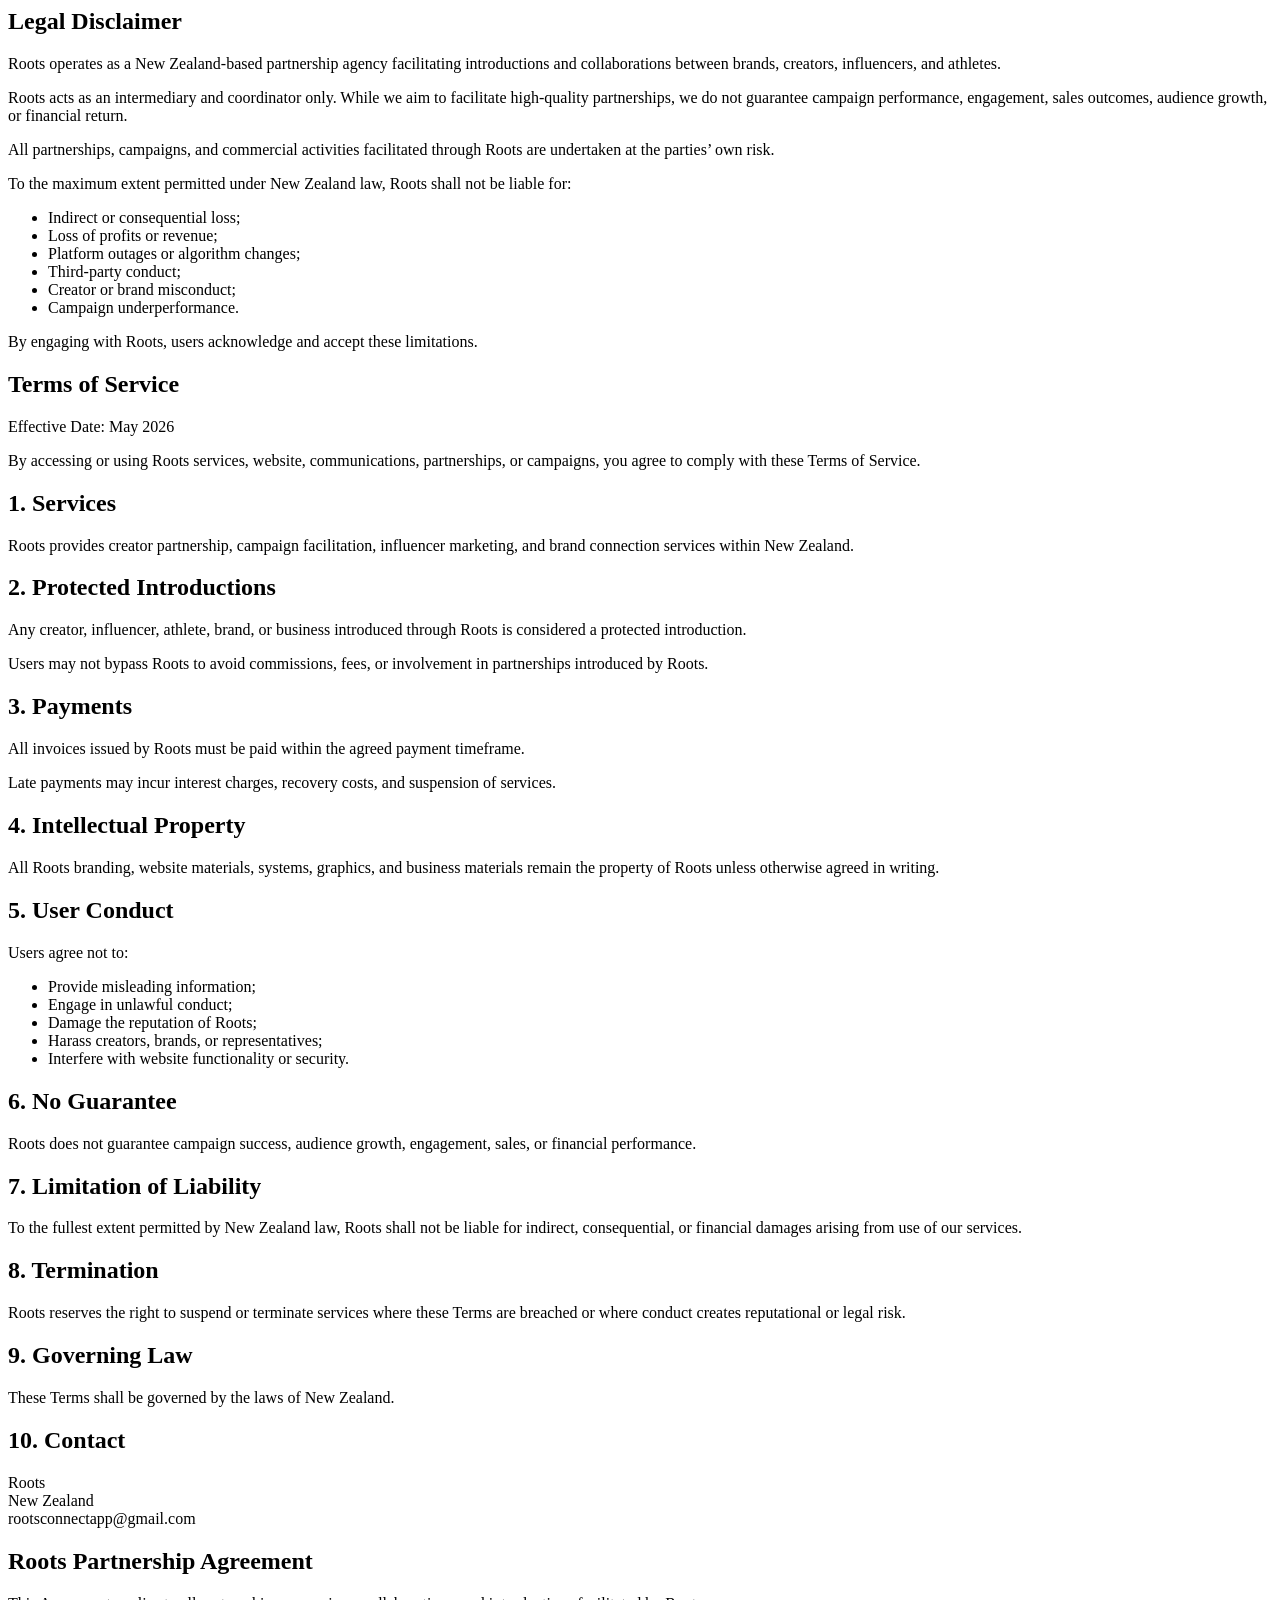
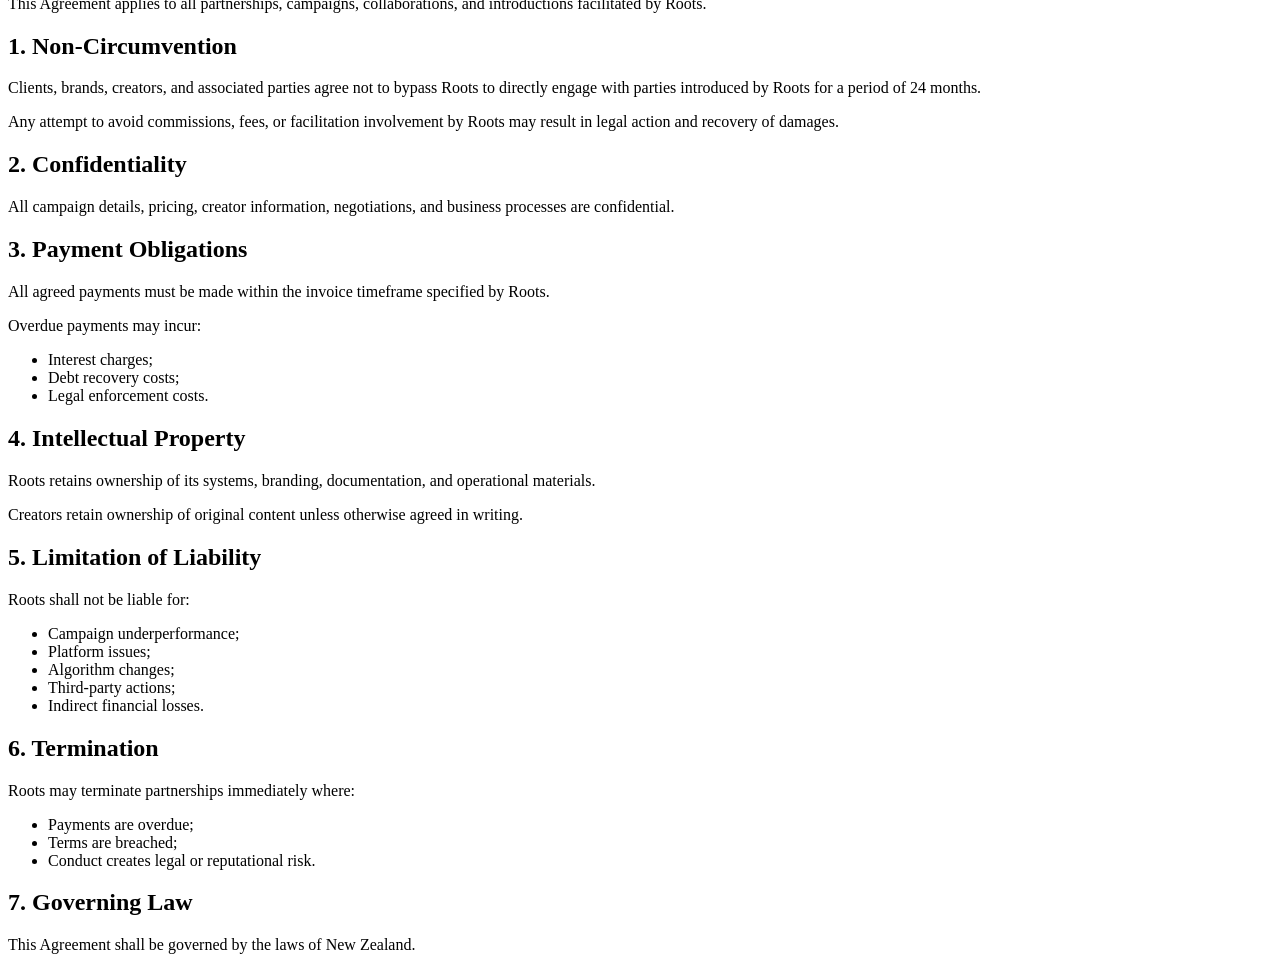
<file: legal.html>
<html>

<section class="legal-section">

  <h1>Legal Disclaimer</h1>

  <p>
    Roots operates as a New Zealand-based partnership agency facilitating
    introductions and collaborations between brands, creators, influencers,
    and athletes.
  </p>

  <p>
    Roots acts as an intermediary and coordinator only. While we aim to
    facilitate high-quality partnerships, we do not guarantee campaign
    performance, engagement, sales outcomes, audience growth, or financial
    return.
  </p>

  <p>
    All partnerships, campaigns, and commercial activities facilitated
    through Roots are undertaken at the parties’ own risk.
  </p>

  <p>
    To the maximum extent permitted under New Zealand law, Roots shall not
    be liable for:
  </p>

  <ul>
    <li>Indirect or consequential loss;</li>
    <li>Loss of profits or revenue;</li>
    <li>Platform outages or algorithm changes;</li>
    <li>Third-party conduct;</li>
    <li>Creator or brand misconduct;</li>
    <li>Campaign underperformance.</li>
  </ul>

  <p>
    By engaging with Roots, users acknowledge and accept these limitations.
  </p>

</section>



<!-- ========================= -->
<!-- ROOTS TERMS OF SERVICE -->
<!-- ========================= -->

<section class="legal-section">

  <h1>Terms of Service</h1>

  <p>
    Effective Date: May 2026
  </p>

  <p>
    By accessing or using Roots services, website, communications,
    partnerships, or campaigns, you agree to comply with these Terms
    of Service.
  </p>

  <h2>1. Services</h2>

  <p>
    Roots provides creator partnership, campaign facilitation,
    influencer marketing, and brand connection services within
    New Zealand.
  </p>

  <h2>2. Protected Introductions</h2>

  <p>
    Any creator, influencer, athlete, brand, or business introduced
    through Roots is considered a protected introduction.
  </p>

  <p>
    Users may not bypass Roots to avoid commissions, fees,
    or involvement in partnerships introduced by Roots.
  </p>

  <h2>3. Payments</h2>

  <p>
    All invoices issued by Roots must be paid within the agreed
    payment timeframe.
  </p>

  <p>
    Late payments may incur interest charges, recovery costs,
    and suspension of services.
  </p>

  <h2>4. Intellectual Property</h2>

  <p>
    All Roots branding, website materials, systems, graphics,
    and business materials remain the property of Roots unless
    otherwise agreed in writing.
  </p>

  <h2>5. User Conduct</h2>

  <p>
    Users agree not to:
  </p>

  <ul>
    <li>Provide misleading information;</li>
    <li>Engage in unlawful conduct;</li>
    <li>Damage the reputation of Roots;</li>
    <li>Harass creators, brands, or representatives;</li>
    <li>Interfere with website functionality or security.</li>
  </ul>

  <h2>6. No Guarantee</h2>

  <p>
    Roots does not guarantee campaign success, audience growth,
    engagement, sales, or financial performance.
  </p>

  <h2>7. Limitation of Liability</h2>

  <p>
    To the fullest extent permitted by New Zealand law,
    Roots shall not be liable for indirect, consequential,
    or financial damages arising from use of our services.
  </p>

  <h2>8. Termination</h2>

  <p>
    Roots reserves the right to suspend or terminate services
    where these Terms are breached or where conduct creates
    reputational or legal risk.
  </p>

  <h2>9. Governing Law</h2>

  <p>
    These Terms shall be governed by the laws of New Zealand.
  </p>

  <h2>10. Contact</h2>

  <p>
    Roots<br>
    New Zealand<br>
    rootsconnectapp@gmail.com
  </p>

</section>



<!-- ========================= -->
<!-- ROOTS PARTNERSHIP AGREEMENT -->
<!-- ========================= -->

<section class="legal-section">

  <h1>Roots Partnership Agreement</h1>

  <p>
    This Agreement applies to all partnerships, campaigns,
    collaborations, and introductions facilitated by Roots.
  </p>

  <h2>1. Non-Circumvention</h2>

  <p>
    Clients, brands, creators, and associated parties agree not
    to bypass Roots to directly engage with parties introduced
    by Roots for a period of 24 months.
  </p>

  <p>
    Any attempt to avoid commissions, fees, or facilitation
    involvement by Roots may result in legal action and recovery
    of damages.
  </p>

  <h2>2. Confidentiality</h2>

  <p>
    All campaign details, pricing, creator information,
    negotiations, and business processes are confidential.
  </p>

  <h2>3. Payment Obligations</h2>

  <p>
    All agreed payments must be made within the invoice
    timeframe specified by Roots.
  </p>

  <p>
    Overdue payments may incur:
  </p>

  <ul>
    <li>Interest charges;</li>
    <li>Debt recovery costs;</li>
    <li>Legal enforcement costs.</li>
  </ul>

  <h2>4. Intellectual Property</h2>

  <p>
    Roots retains ownership of its systems, branding,
    documentation, and operational materials.
  </p>

  <p>
    Creators retain ownership of original content unless
    otherwise agreed in writing.
  </p>

  <h2>5. Limitation of Liability</h2>

  <p>
    Roots shall not be liable for:
  </p>

  <ul>
    <li>Campaign underperformance;</li>
    <li>Platform issues;</li>
    <li>Algorithm changes;</li>
    <li>Third-party actions;</li>
    <li>Indirect financial losses.</li>
  </ul>

  <h2>6. Termination</h2>

  <p>
    Roots may terminate partnerships immediately where:
  </p>

  <ul>
    <li>Payments are overdue;</li>
    <li>Terms are breached;</li>
    <li>Conduct creates legal or reputational risk.</li>
  </ul>

  <h2>7. Governing Law</h2>

  <p>
    This Agreement shall be governed by the laws of New Zealand.
  </p>

</section>

</html>
</file>
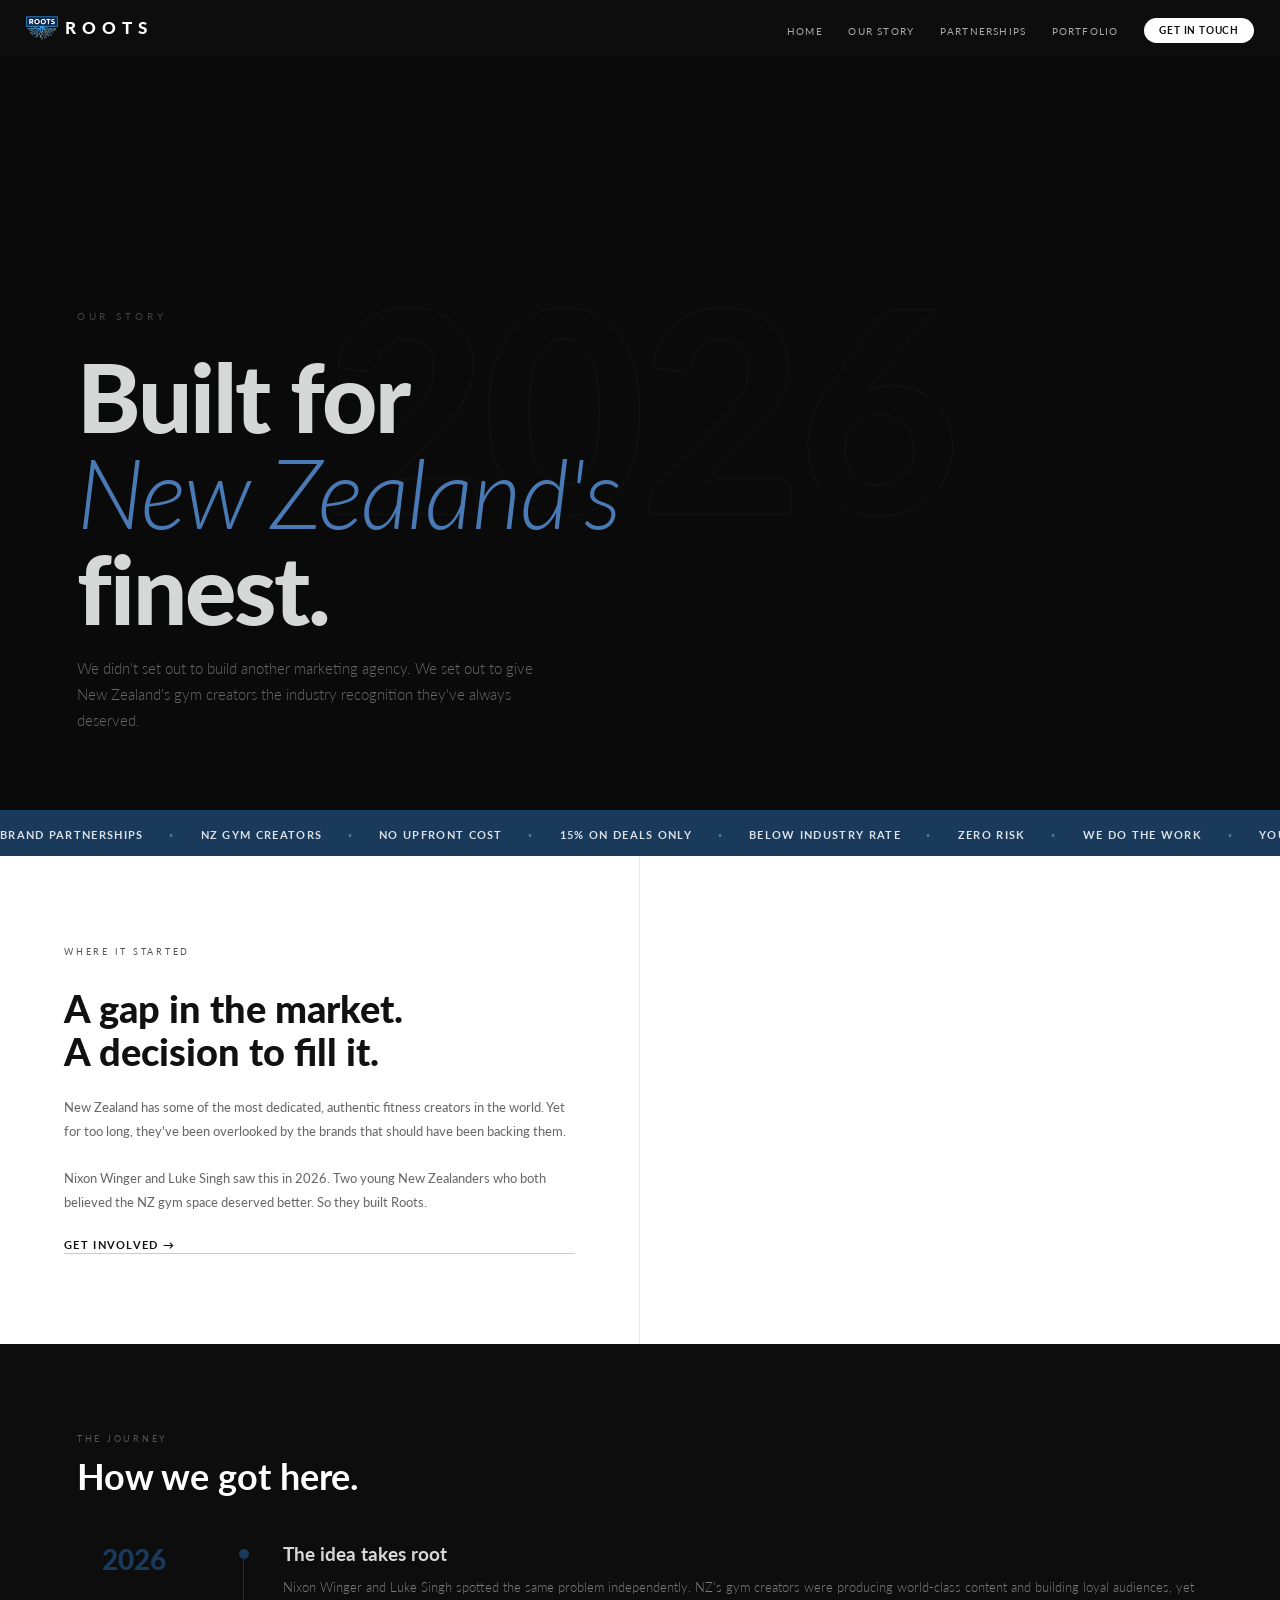
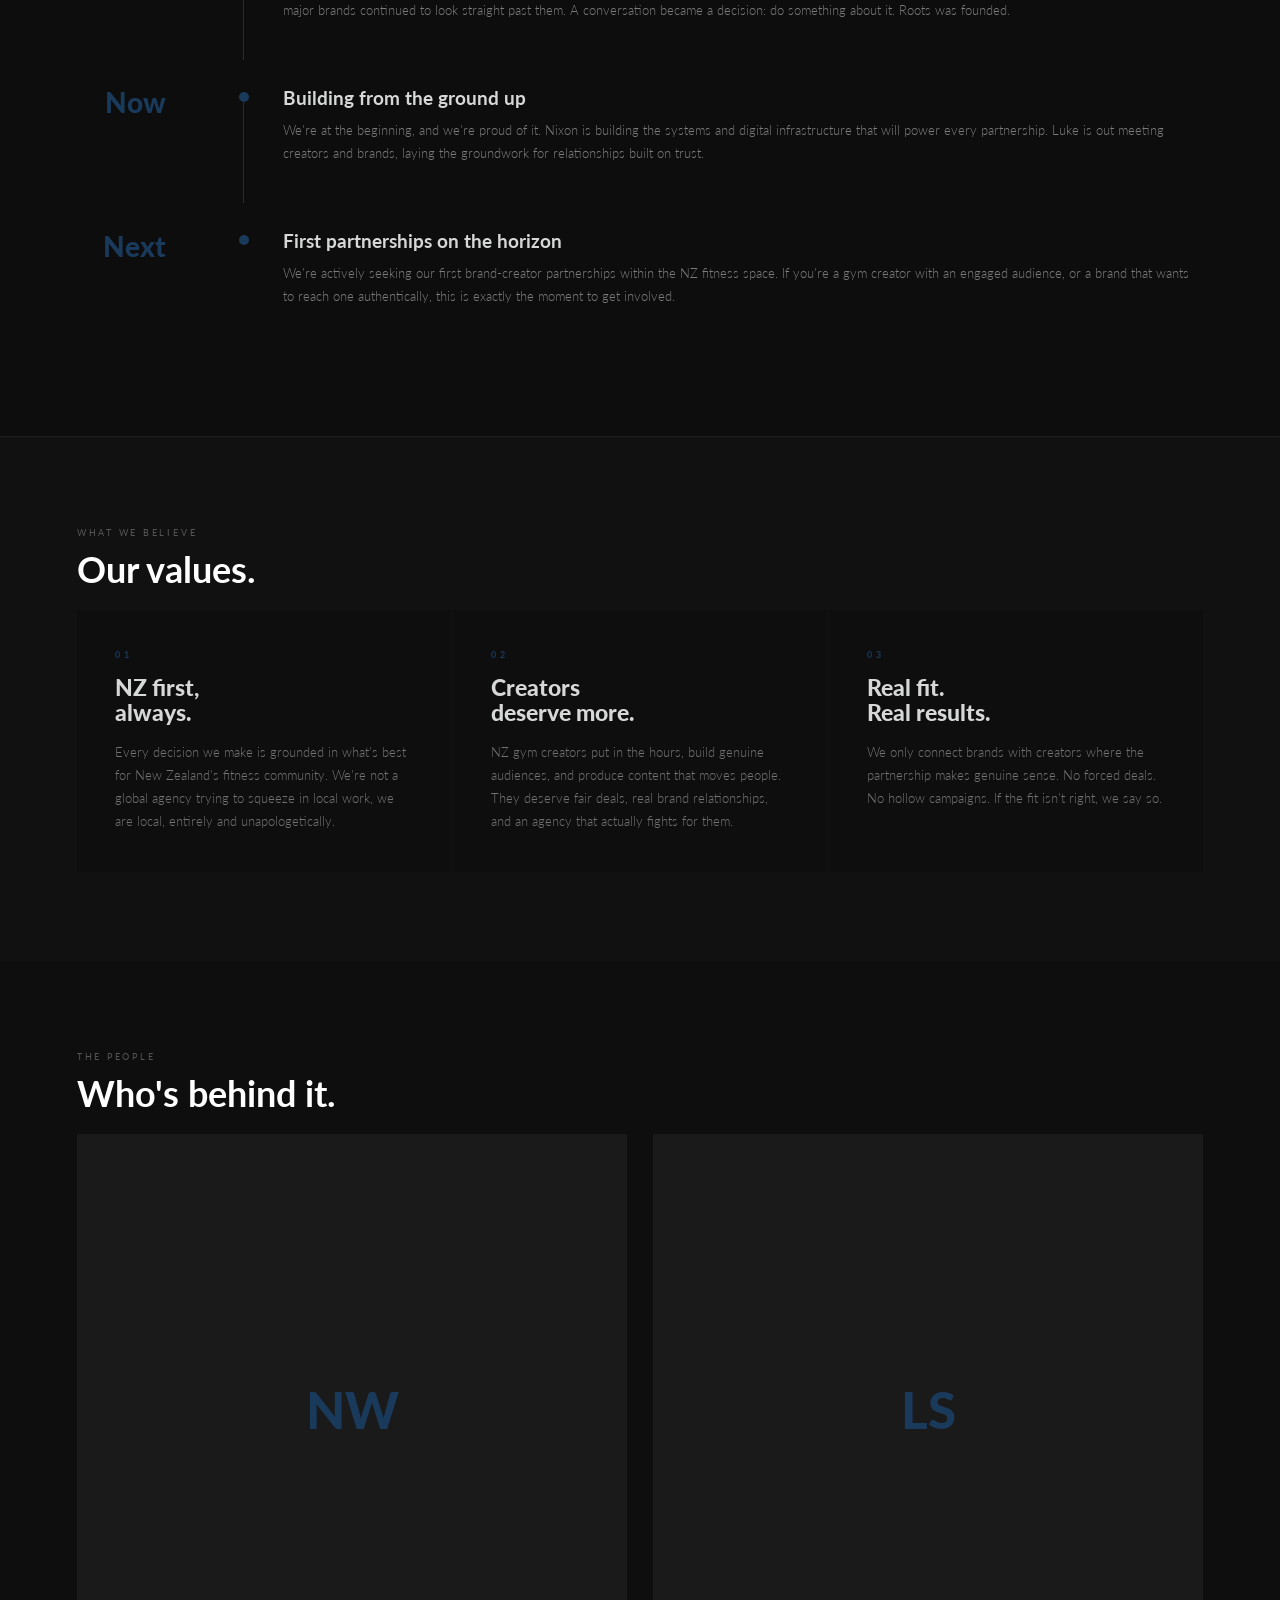
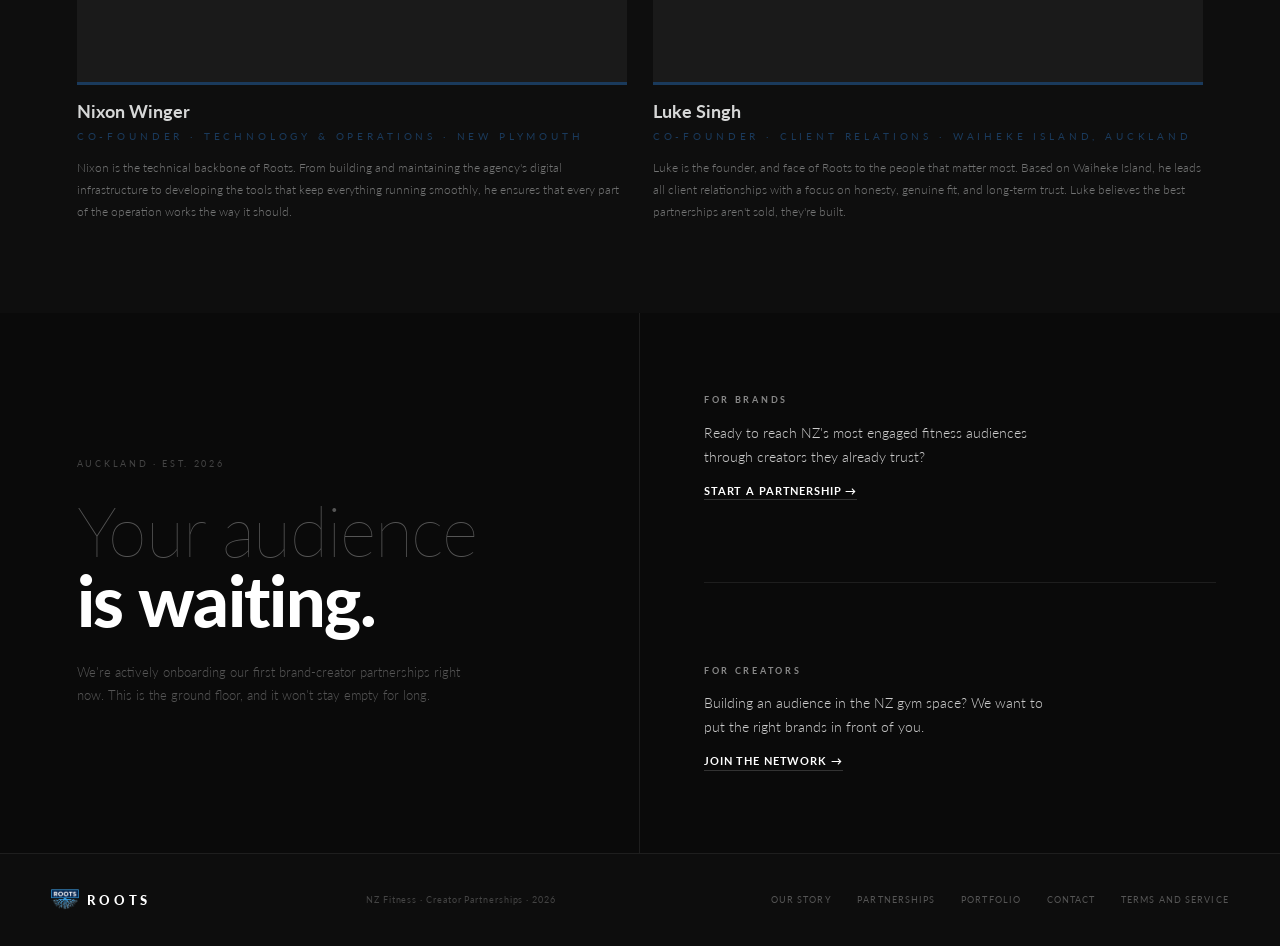
<file: ourstory.html>
<!DOCTYPE html>
<html>
<head>
  <link rel="stylesheet" href="rootstyle.css">
  <link rel="preconnect" href="https://fonts.googleapis.com">
  <link rel="preconnect" href="https://fonts.gstatic.com" crossorigin>
  <link href="https://fonts.googleapis.com/css2?family=Lato:ital,wght@0,100;0,300;0,400;0,700;0,900;1,100;1,300;1,400;1,700;1,900&display=swap" rel="stylesheet">
  <meta name="viewport" content="width=device-width, initial-scale=1.0">
  <link rel="icon" type="image/png" href="logo.png">
  <title>Our Story, Roots</title>
</head>
<body>

  <div id="progress-bar"></div>

  <header>
    <div class="header-inner">
      <a href="index.html" class="header-logo">
        <img src="logo.png" alt="Roots logo" class="header-logo-img">
        <span>ROOTS</span>
      </a>
      <button class="nav-toggle" id="navToggle" aria-label="Toggle menu">
        <span></span><span></span><span></span>
      </button>
      <nav id="mainNav">
        <li><a href="index.html">Home</a></li>
        <li><a href="ourstory.html">Our Story</a></li>
        <li><a href="partnerships.html">Partnerships</a></li>
        <li><a href="portfolio.html">Portfolio</a></li>
        <li><a href="contact.html" class="nav-cta">Get in Touch</a></li>
      </nav>
    </div>
  </header>

  <div class="page-hero">
    <div class="page-hero-bg-text">2026</div>
    <div class="page-hero-content reveal">
      <span class="page-hero-eyebrow">Our Story</span>
      <h1>Built for<br><em>New Zealand's</em><br>finest.</h1>
      <p class="page-hero-sub">We didn't set out to build another marketing agency. We set out to give New Zealand's gym creators the industry recognition they've always deserved.</p>
    </div>
  </div>

  <div class="ticker-wrap">
    <div class="ticker-track">
      <span>Brand Partnerships</span><span class="ticker-dot">·</span>
      <span>NZ Gym Creators</span><span class="ticker-dot">·</span>
      <span>No Upfront Cost</span><span class="ticker-dot">·</span>
      <span>15% On Deals Only</span><span class="ticker-dot">·</span>
      <span>Below Industry Rate</span><span class="ticker-dot">·</span>
      <span>Zero Risk</span><span class="ticker-dot">·</span>
      <span>We Do The Work</span><span class="ticker-dot">·</span>
      <span>You Choose Who You Work With</span><span class="ticker-dot">·</span>
      <span>Brand Partnerships</span><span class="ticker-dot">·</span>
      <span>NZ Gym Creators</span><span class="ticker-dot">·</span>
      <span>No Upfront Cost</span><span class="ticker-dot">·</span>
      <span>15% On Deals Only</span><span class="ticker-dot">·</span>
      <span>Below Industry Rate</span><span class="ticker-dot">·</span>
      <span>Zero Risk</span><span class="ticker-dot">·</span>
      <span>We Do The Work</span><span class="ticker-dot">·</span>
      <span>You Choose Who You Work With</span><span class="ticker-dot">·</span>
    </div>
  </div>
  
  <div class="two-col">
    <div class="two-col-cell two-col-cell--border-r reveal">
      <span class="section-label">Where It Started</span>
      <h2>A gap in the market.<br>A decision to fill it.</h2>
      <p>New Zealand has some of the most dedicated, authentic fitness creators in the world. Yet for too long, they've been overlooked by the brands that should have been backing them.</p>
      <p>Nixon Winger and Luke Singh saw this in 2026. Two young New Zealanders who both believed the NZ gym space deserved better. So they built Roots.</p>
      <a href="contact.html" class="text-link--dark text-link">Get involved →</a>
    </div>
  </div>

  <div class="dark-section">
    <span class="section-label">The Journey</span>
    <h2>How we got here.</h2>
    <div class="timeline-list">
      <div class="timeline-item reveal">
        <div class="timeline-year">2026</div>
        <div class="timeline-line-col">
          <div class="timeline-dot"></div>
          <div class="timeline-connector"></div>
        </div>
        <div class="timeline-content">
          <h3>The idea takes root</h3>
          <p>Nixon Winger and Luke Singh spotted the same problem independently. NZ's gym creators were producing world-class content and building loyal audiences, yet major brands continued to look straight past them. A conversation became a decision: do something about it. Roots was founded.</p>
        </div>
      </div>
      <div class="timeline-item reveal">
        <div class="timeline-year">Now</div>
        <div class="timeline-line-col">
          <div class="timeline-dot"></div>
          <div class="timeline-connector"></div>
        </div>
        <div class="timeline-content">
          <h3>Building from the ground up</h3>
          <p>We're at the beginning, and we're proud of it. Nixon is building the systems and digital infrastructure that will power every partnership. Luke is out meeting creators and brands, laying the groundwork for relationships built on trust.</p>
        </div>
      </div>
      <div class="timeline-item reveal">
        <div class="timeline-year">Next</div>
        <div class="timeline-line-col">
          <div class="timeline-dot"></div>
          <div class="timeline-connector"></div>
        </div>
        <div class="timeline-content">
          <h3>First partnerships on the horizon</h3>
          <p>We're actively seeking our first brand-creator partnerships within the NZ fitness space. If you're a gym creator with an engaged audience, or a brand that wants to reach one authentically, this is exactly the moment to get involved.</p>
        </div>
      </div>
    </div>
  </div>

  <div class="dark-section" style="background:#111; border-top:1px solid #1e1e1e;">
    <span class="section-label">What We Believe</span>
    <h2>Our values.</h2>
    <div class="values-grid">
      <div class="value-card reveal">
        <div class="value-num">01</div>
        <div class="value-title">NZ first,<br>always.</div>
        <div class="value-body">Every decision we make is grounded in what's best for New Zealand's fitness community. We're not a global agency trying to squeeze in local work, we are local, entirely and unapologetically.</div>
      </div>
      <div class="value-card reveal">
        <div class="value-num">02</div>
        <div class="value-title">Creators<br>deserve more.</div>
        <div class="value-body">NZ gym creators put in the hours, build genuine audiences, and produce content that moves people. They deserve fair deals, real brand relationships, and an agency that actually fights for them.</div>
      </div>
      <div class="value-card reveal">
        <div class="value-num">03</div>
        <div class="value-title">Real fit.<br>Real results.</div>
        <div class="value-body">We only connect brands with creators where the partnership makes genuine sense. No forced deals. No hollow campaigns. If the fit isn't right, we say so.</div>
      </div>
    </div>
  </div>

  <div class="dark-section" style="background:#0e0e0e;">
    <span class="section-label">The People</span>
    <h2>Who's behind it.</h2>
    <div class="team-grid">
      <div class="team-card reveal">
        <div class="team-avatar">
          <span class="team-initials">NW</span>
        </div>
        <div class="team-name">Nixon Winger</div>
        <div class="team-role">Co-founder · Technology & Operations · New Plymouth</div>
        <div class="team-bio">Nixon is the technical backbone of Roots. From building and maintaining the agency's digital infrastructure to developing the tools that keep everything running smoothly, he ensures that every part of the operation works the way it should.</div>
      </div>
      <div class="team-card reveal">
        <div class="team-avatar">
          <span class="team-initials">LS</span>
        </div>
        <div class="team-name">Luke Singh</div>
        <div class="team-role">Co-founder · Client Relations · Waiheke Island, Auckland</div>
        <div class="team-bio">Luke is the founder, and face of Roots to the people that matter most. Based on Waiheke Island, he leads all client relationships with a focus on honesty, genuine fit, and long-term trust. Luke believes the best partnerships aren't sold, they're built.</div>
      </div>
    </div>
  </div>

  <div class="connect-section">
    <div class="connect-left">
      <div class="connect-tag">Auckland · Est. 2026</div>
      <div class="connect-heading">
        <span class="connect-line1">Your audience</span>
        <span class="connect-line2">is waiting.</span>
      </div>
      <p class="connect-sub">We're actively onboarding our first brand-creator partnerships right now. This is the ground floor, and it won't stay empty for long.</p>
    </div>
    <div class="connect-right">
      <div class="connect-card">
        <div class="connect-card-label">For Brands</div>
        <p>Ready to reach NZ's most engaged fitness audiences through creators they already trust?</p>
        <a href="contact.html" class="connect-card-btn">Start a partnership →</a>
      </div>
      <div class="connect-divider"></div>
      <div class="connect-card">
        <div class="connect-card-label">For Creators</div>
        <p>Building an audience in the NZ gym space? We want to put the right brands in front of you.</p>
        <a href="contact.html" class="connect-card-btn">Join the network →</a>
      </div>
    </div>
  </div>

  <footer>
    <div class="footer-inner">
      <div class="footer-logo">
        <img src="logo.png" alt="Roots" class="footer-logo-img">
        <span>ROOTS</span>
      </div>
      <div class="footer-tagline">NZ Fitness · Creator Partnerships · 2026</div>
      <nav class="footer-nav">
        <a href="ourstory.html">Our Story</a>
        <a href="partnerships.html">Partnerships</a>
        <a href="portfolio.html">Portfolio</a>
        <a href="contact.html">Contact</a>
		<a href="legal.html" target="_blank">Terms and Service</a>
      </nav>
    </div>
  </footer>

  <script src="rootsjava.js"></script>
</body>
</html>
</html>
</file>
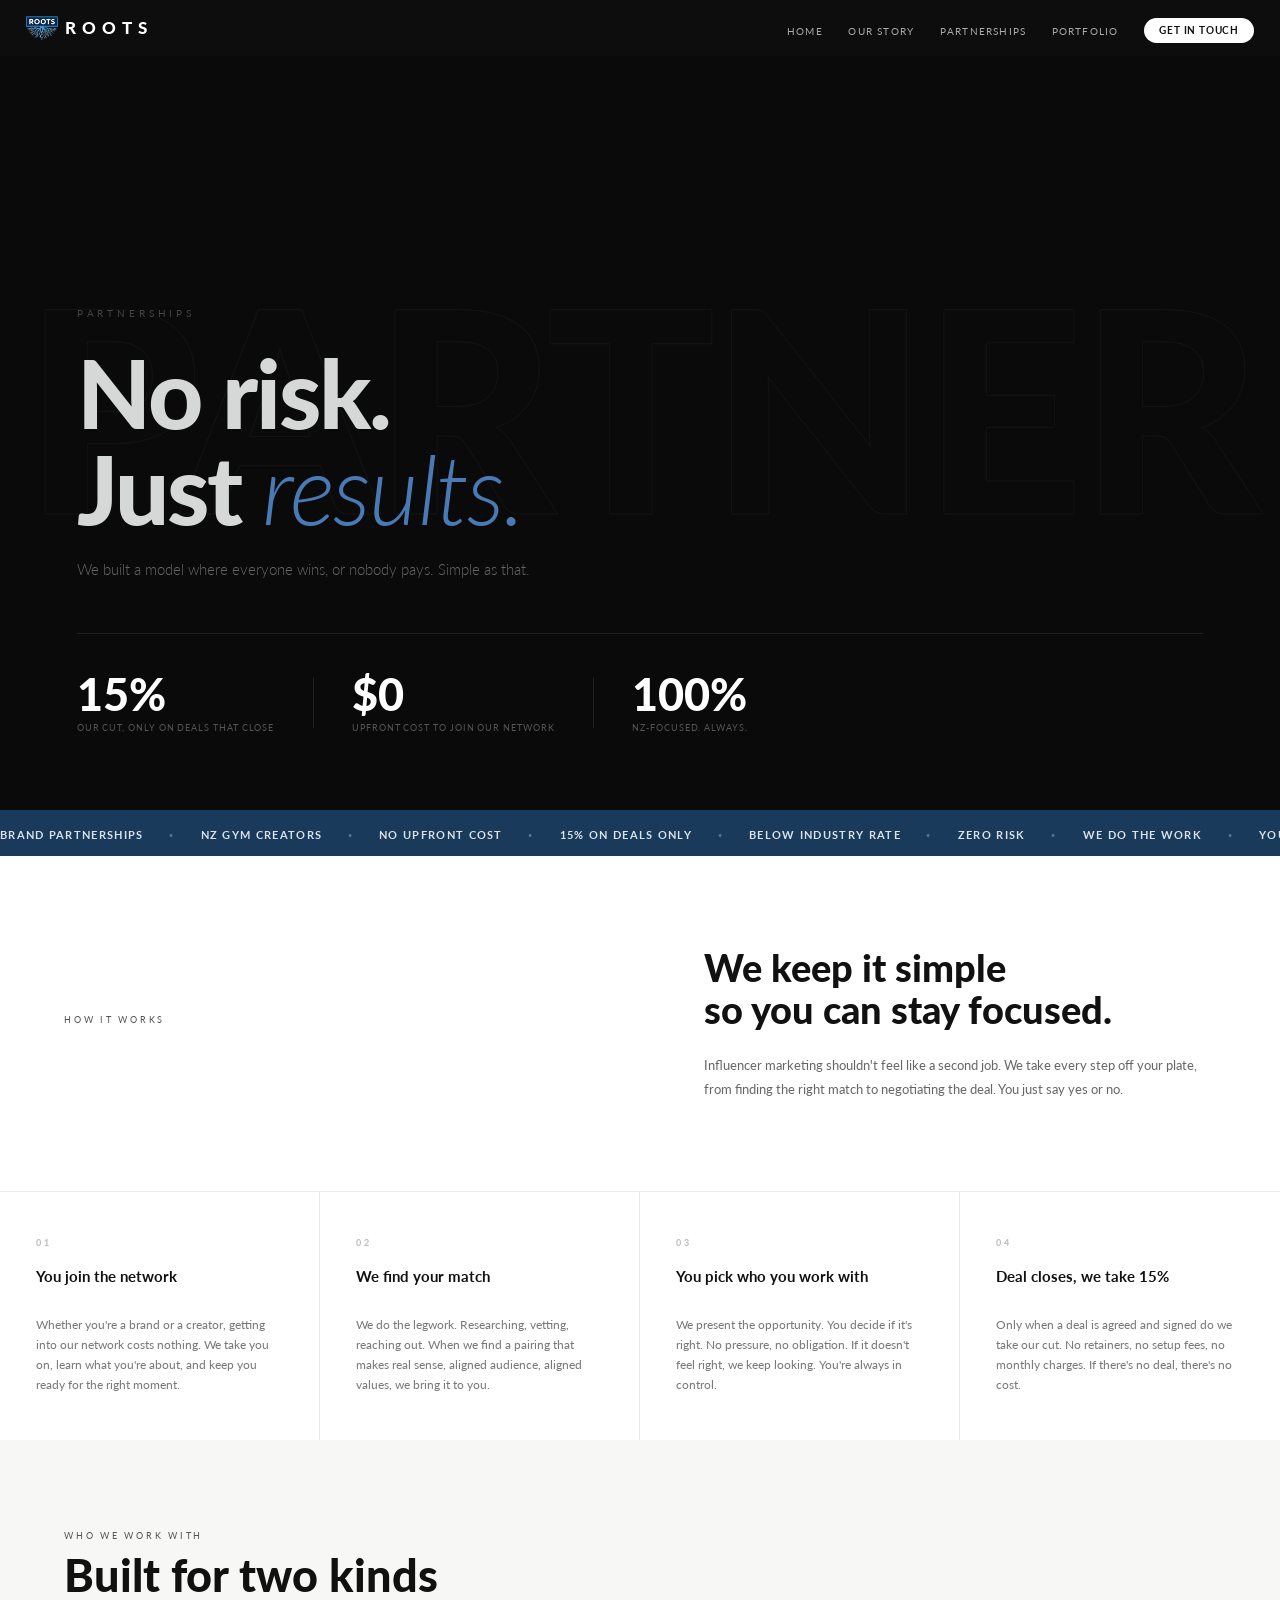
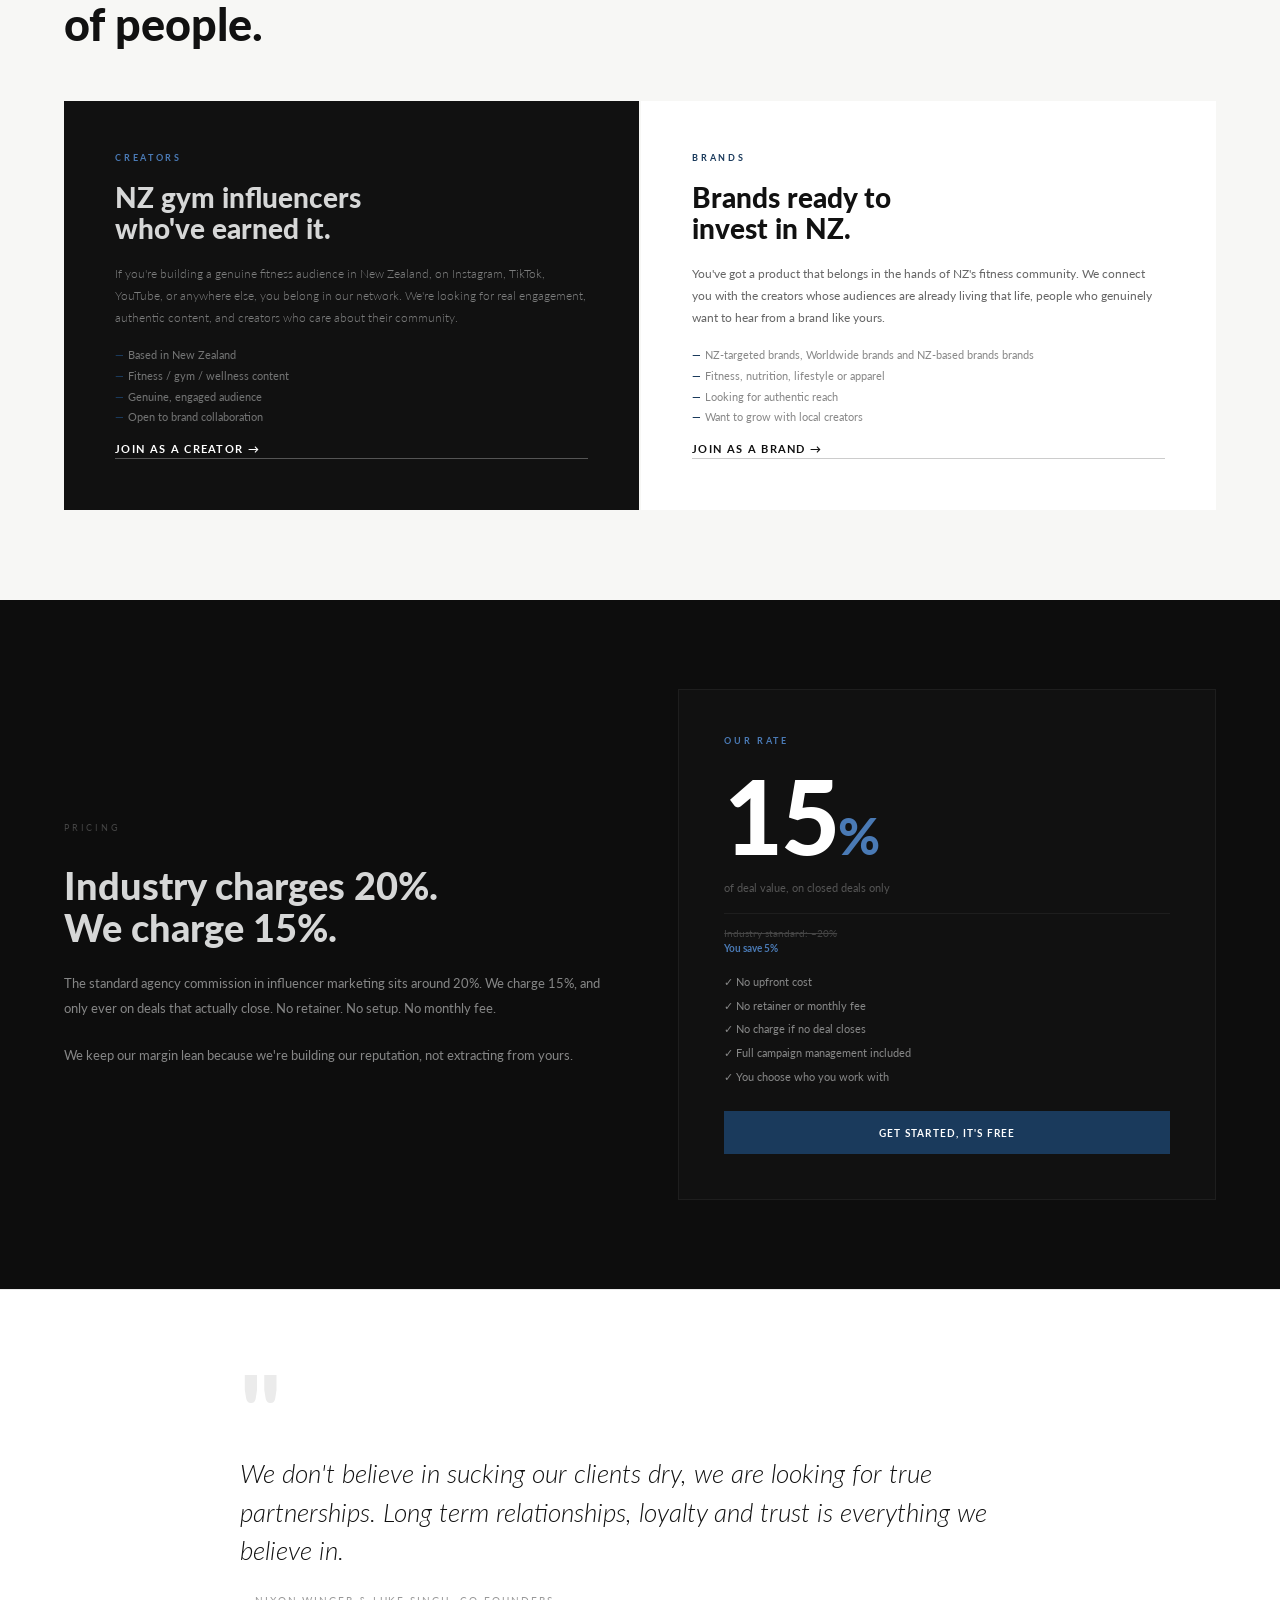
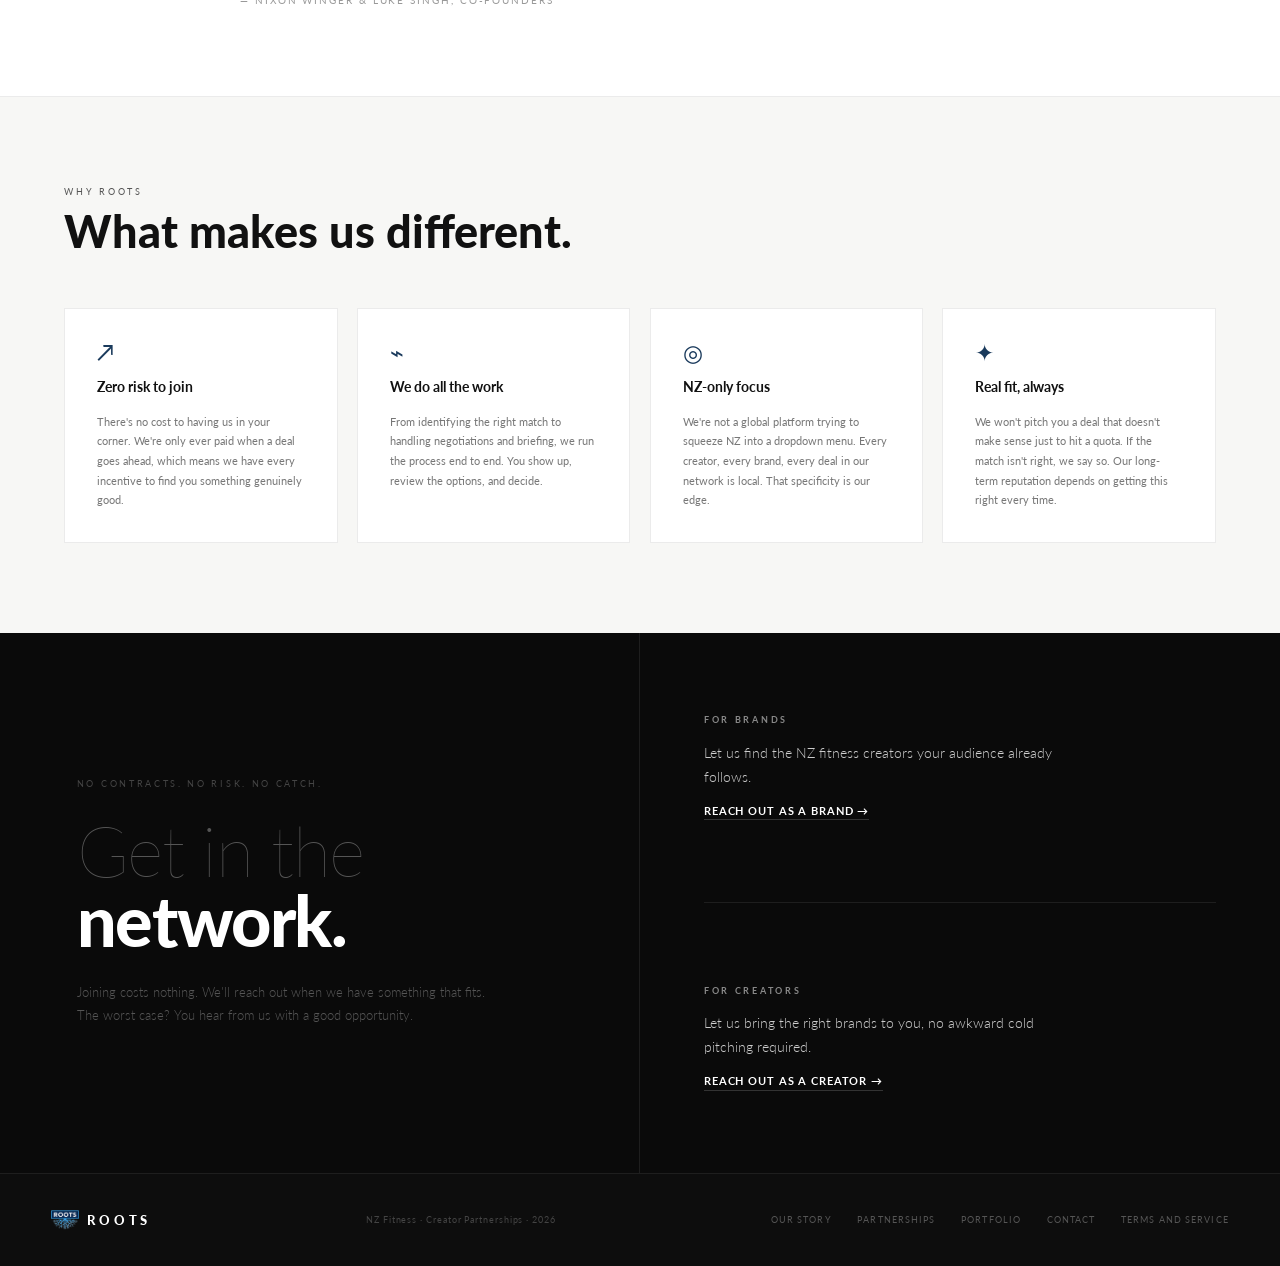
<file: partnerships.html>
<!DOCTYPE html>
<html>
<head>
  <link rel="stylesheet" href="rootstyle.css">
  <link rel="preconnect" href="https://fonts.googleapis.com">
  <link rel="preconnect" href="https://fonts.gstatic.com" crossorigin>
  <link href="https://fonts.googleapis.com/css2?family=Lato:ital,wght@0,100;0,300;0,400;0,700;0,900;1,100;1,300;1,400;1,700;1,900&display=swap" rel="stylesheet">
  <meta name="viewport" content="width=device-width, initial-scale=1.0">
  <link rel="icon" type="image/png" href="logo.png">
  <title>Partnerships, Roots</title>
</head>
<body>

  <div id="progress-bar"></div>

  <header>
    <div class="header-inner">
      <a href="index.html" class="header-logo">
        <img src="logo.png" alt="Roots logo" class="header-logo-img">
        <span>ROOTS</span>
      </a>
      <button class="nav-toggle" id="navToggle" aria-label="Toggle menu">
        <span></span><span></span><span></span>
      </button>
      <nav id="mainNav">
        <li><a href="index.html">Home</a></li>
        <li><a href="ourstory.html">Our Story</a></li>
        <li><a href="partnerships.html">Partnerships</a></li>
        <li><a href="portfolio.html">Portfolio</a></li>
        <li><a href="contact.html" class="nav-cta">Get in Touch</a></li>
      </nav>
    </div>
  </header>

  <div class="page-hero">
    <div class="page-hero-bg-text">PARTNER</div>
    <div class="page-hero-content reveal">
      <span class="page-hero-eyebrow">Partnerships</span>
      <h1>No risk.<br>Just <em>results.</em></h1>
      <p class="page-hero-sub">We built a model where everyone wins, or nobody pays. Simple as that.</p>
    </div>
    <div class="stat-row">
      <div class="stat-row-item reveal">
        <span class="stat-row-num">15%</span>
        <span class="stat-row-label">Our cut, only on deals that close</span>
      </div>
      <div class="stat-row-div"></div>
      <div class="stat-row-item reveal">
        <span class="stat-row-num">$0</span>
        <span class="stat-row-label">Upfront cost to join our network</span>
      </div>
      <div class="stat-row-div"></div>
      <div class="stat-row-item reveal">
        <span class="stat-row-num">100%</span>
        <span class="stat-row-label">NZ-focused. Always.</span>
      </div>
    </div>
  </div>

  <div class="ticker-wrap">
    <div class="ticker-track">
      <span>Brand Partnerships</span><span class="ticker-dot">·</span>
      <span>NZ Gym Creators</span><span class="ticker-dot">·</span>
      <span>No Upfront Cost</span><span class="ticker-dot">·</span>
      <span>15% On Deals Only</span><span class="ticker-dot">·</span>
      <span>Below Industry Rate</span><span class="ticker-dot">·</span>
      <span>Zero Risk</span><span class="ticker-dot">·</span>
      <span>We Do The Work</span><span class="ticker-dot">·</span>
      <span>You Choose Who You Work With</span><span class="ticker-dot">·</span>
      <span>Brand Partnerships</span><span class="ticker-dot">·</span>
      <span>NZ Gym Creators</span><span class="ticker-dot">·</span>
      <span>No Upfront Cost</span><span class="ticker-dot">·</span>
      <span>15% On Deals Only</span><span class="ticker-dot">·</span>
      <span>Below Industry Rate</span><span class="ticker-dot">·</span>
      <span>Zero Risk</span><span class="ticker-dot">·</span>
      <span>We Do The Work</span><span class="ticker-dot">·</span>
      <span>You Choose Who You Work With</span><span class="ticker-dot">·</span>
    </div>
  </div>

  <div class="two-col" style="border-bottom:1px solid #ebebeb;">
    <div class="two-col-cell reveal">
      <span class="section-label">How It Works</span>
    </div>
    <div class="two-col-cell reveal">
      <h2>We keep it simple<br>so you can stay focused.</h2>
      <p>Influencer marketing shouldn't feel like a second job. We take every step off your plate, from finding the right match to negotiating the deal. You just say yes or no.</p>
    </div>
  </div>

  <div class="process-grid">
    <div class="process-card reveal">
      <div class="process-num">01</div>
      <h3>You join the network</h3>
      <p>Whether you're a brand or a creator, getting into our network costs nothing. We take you on, learn what you're about, and keep you ready for the right moment.</p>
    </div>
    <div class="process-card reveal">
      <div class="process-num">02</div>
      <h3>We find your match</h3>
      <p>We do the legwork. Researching, vetting, reaching out. When we find a pairing that makes real sense, aligned audience, aligned values, we bring it to you.</p>
    </div>
    <div class="process-card reveal">
      <div class="process-num">03</div>
      <h3>You pick who you work with</h3>
      <p>We present the opportunity. You decide if it's right. No pressure, no obligation. If it doesn't feel right, we keep looking. You're always in control.</p>
    </div>
    <div class="process-card reveal">
      <div class="process-num">04</div>
      <h3>Deal closes, we take 15%</h3>
      <p>Only when a deal is agreed and signed do we take our cut. No retainers, no setup fees, no monthly charges. If there's no deal, there's no cost.</p>
    </div>
  </div>

  <div style="background:#f7f7f5; padding:7vw 5vw;">
    <span class="section-label">Who We Work With</span>
    <h2 style="font-size:3.5vw; font-weight:900; color:#111; margin:0.8vw 0 4vw; line-height:1.1;">Built for two kinds<br>of people.</h2>
    <div class="who-grid">
      <div class="who-card who-card--dark reveal">
        <div class="who-tag">Creators</div>
        <h3>NZ gym influencers<br>who've earned it.</h3>
        <p>If you're building a genuine fitness audience in New Zealand, on Instagram, TikTok, YouTube, or anywhere else, you belong in our network. We're looking for real engagement, authentic content, and creators who care about their community.</p>
        <ul class="who-list">
          <li>Based in New Zealand</li>
          <li>Fitness / gym / wellness content</li>
          <li>Genuine, engaged audience</li>
          <li>Open to brand collaboration</li>
        </ul>
        <a href="contact.html" class="text-link">Join as a Creator →</a>
      </div>
      <div class="who-card who-card--light reveal">
        <div class="who-tag who-tag--dark">Brands</div>
        <h3>Brands ready to<br>invest in NZ.</h3>
        <p>You've got a product that belongs in the hands of NZ's fitness community. We connect you with the creators whose audiences are already living that life, people who genuinely want to hear from a brand like yours.</p>
        <ul class="who-list who-list--light">
          <li>NZ-targeted brands, Worldwide brands and NZ-based brands brands</li>
          <li>Fitness, nutrition, lifestyle or apparel</li>
          <li>Looking for authentic reach</li>
          <li>Want to grow with local creators</li>
        </ul>
        <a href="contact.html" class="text-link--dark text-link">Join as a Brand →</a>
      </div>
    </div>
  </div>

  <div class="two-col two-col--dark" style="padding:7vw 5vw; gap:6vw; align-items:center;">
    <div class="two-col-cell two-col-cell--dark reveal" style="padding:0;">
      <span class="section-label" style="color:#444;">Pricing</span>
      <h2>Industry charges 20%.<br>We charge 15%.</h2>
      <p>The standard agency commission in influencer marketing sits around 20%. We charge 15%, and only ever on deals that actually close. No retainer. No setup. No monthly fee.</p>
      <p>We keep our margin lean because we're building our reputation, not extracting from yours.</p>
    </div>
    <div class="reveal" style="flex:1;">
      <div class="price-box">
        <div class="price-tag">Our rate</div>
        <div class="price-big">15<span>%</span></div>
        <div class="price-desc">of deal value, on closed deals only</div>
        <div class="price-compare">
          <span class="price-old">Industry standard: ~20%</span>
          <span class="price-save">You save 5%</span>
        </div>
        <ul class="price-list">
          <li>✓ No upfront cost</li>
          <li>✓ No retainer or monthly fee</li>
          <li>✓ No charge if no deal closes</li>
          <li>✓ Full campaign management included</li>
          <li>✓ You choose who you work with</li>
        </ul>
        <a href="contact.html" class="price-btn">Get Started, It's Free</a>
      </div>
    </div>
  </div>

  <div class="quote-section reveal">
    <div class="quote-section-inner">
      <div class="quote-mark">"</div>
      <p>We don't believe in sucking our clients dry, we are looking for true partnerships. Long term relationships, loyalty and trust is everything we believe in.</p>
      <div class="quote-attr">— Nixon Winger & Luke Singh, Co-founders</div>
    </div>
  </div>

  <div style="background:#f7f7f5; padding:7vw 5vw;">
    <span class="section-label">Why Roots</span>
    <h2 style="font-size:3.5vw; font-weight:900; color:#111; margin:0.8vw 0 4vw; line-height:1.1;">What makes us different.</h2>
    <div class="mini-cards-grid">
      <div class="mini-card reveal">
        <div class="mini-card-icon">↗</div>
        <h4>Zero risk to join</h4>
        <p>There's no cost to having us in your corner. We're only ever paid when a deal goes ahead, which means we have every incentive to find you something genuinely good.</p>
      </div>
      <div class="mini-card reveal">
        <div class="mini-card-icon">⌁</div>
        <h4>We do all the work</h4>
        <p>From identifying the right match to handling negotiations and briefing, we run the process end to end. You show up, review the options, and decide.</p>
      </div>
      <div class="mini-card reveal">
        <div class="mini-card-icon">◎</div>
        <h4>NZ-only focus</h4>
        <p>We're not a global platform trying to squeeze NZ into a dropdown menu. Every creator, every brand, every deal in our network is local. That specificity is our edge.</p>
      </div>
      <div class="mini-card reveal">
        <div class="mini-card-icon">✦</div>
        <h4>Real fit, always</h4>
        <p>We won't pitch you a deal that doesn't make sense just to hit a quota. If the match isn't right, we say so. Our long-term reputation depends on getting this right every time.</p>
      </div>
    </div>
  </div>

  <div class="connect-section">
    <div class="connect-left">
      <div class="connect-tag">No contracts. No risk. No catch.</div>
      <div class="connect-heading">
        <span class="connect-line1">Get in the</span>
        <span class="connect-line2">network.</span>
      </div>
      <p class="connect-sub">Joining costs nothing. We'll reach out when we have something that fits. The worst case? You hear from us with a good opportunity.</p>
    </div>
    <div class="connect-right">
      <div class="connect-card">
        <div class="connect-card-label">For Brands</div>
        <p>Let us find the NZ fitness creators your audience already follows.</p>
        <a href="contact.html" class="connect-card-btn">Reach out as a Brand →</a>
      </div>
      <div class="connect-divider"></div>
      <div class="connect-card">
        <div class="connect-card-label">For Creators</div>
        <p>Let us bring the right brands to you, no awkward cold pitching required.</p>
        <a href="contact.html" class="connect-card-btn">Reach out as a Creator →</a>
      </div>
    </div>
  </div>

  <footer>
    <div class="footer-inner">
      <div class="footer-logo">
        <img src="logo.png" alt="Roots" class="footer-logo-img">
        <span>ROOTS</span>
      </div>
      <div class="footer-tagline">NZ Fitness · Creator Partnerships · 2026</div>
      <nav class="footer-nav">
        <a href="ourstory.html">Our Story</a>
        <a href="partnerships.html">Partnerships</a>
        <a href="portfolio.html">Portfolio</a>
        <a href="contact.html">Contact</a>
		<a href="legal.html" target="_blank">Terms and Service</a>
      </nav>
    </div>
  </footer>

  <script src="rootsjava.js"></script>
</body>
</html>
</file>
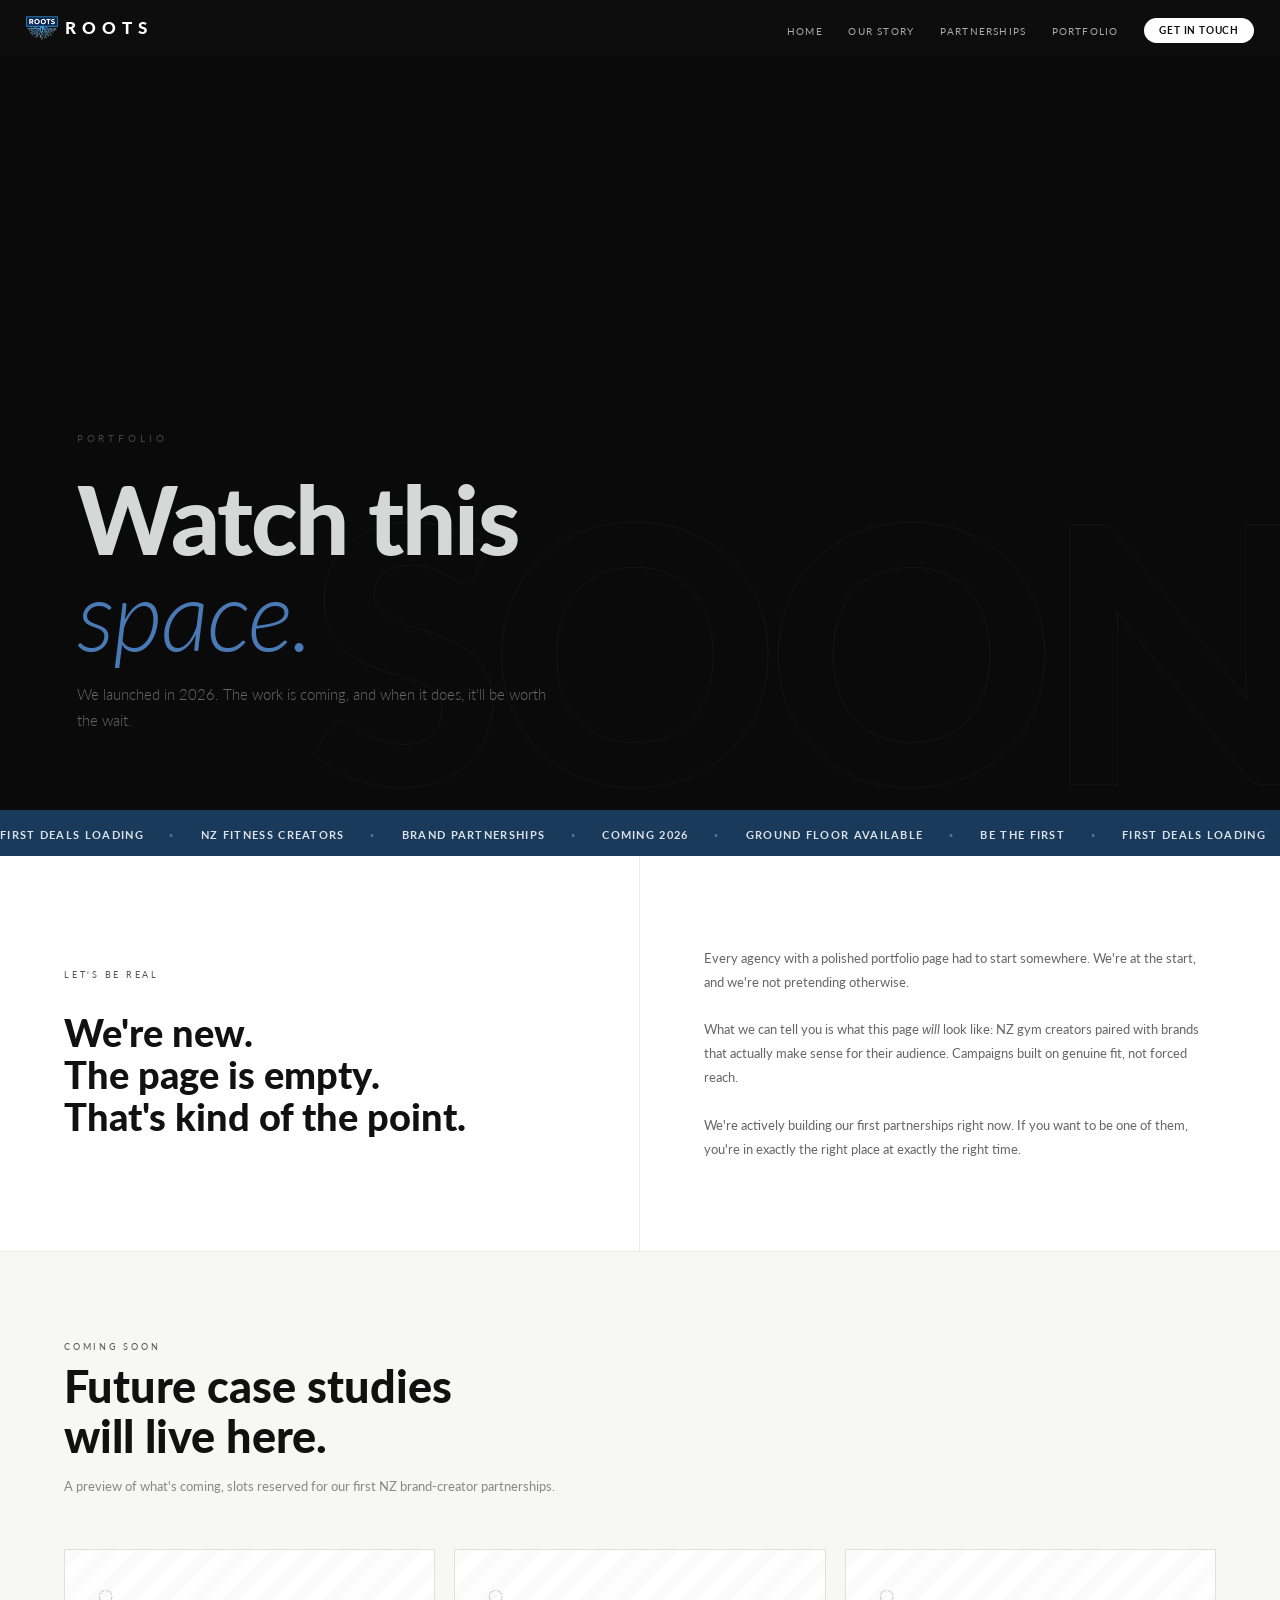
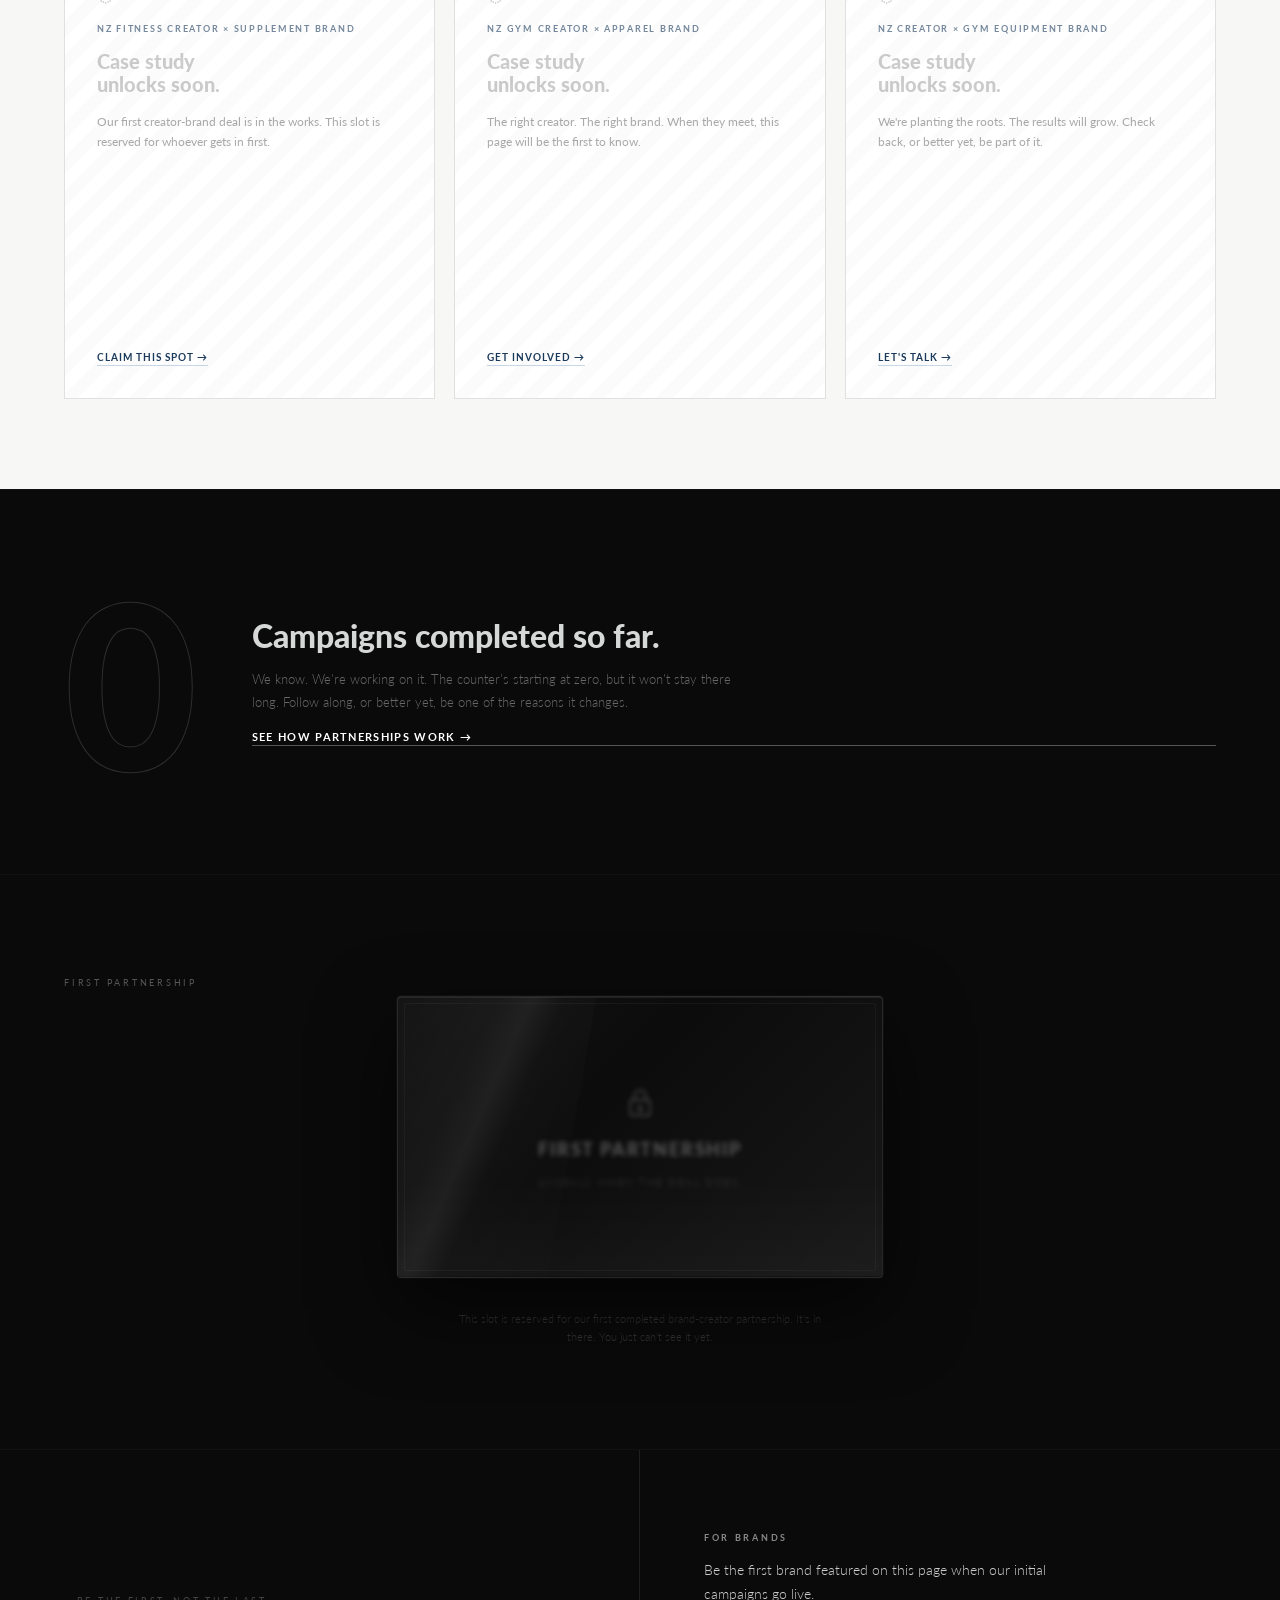
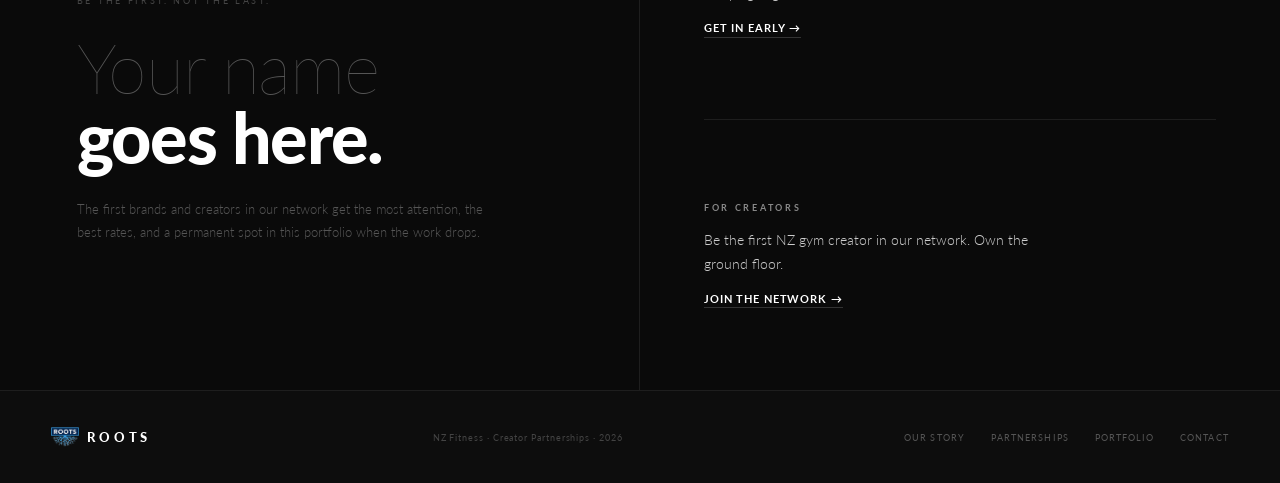
<file: portfolio.html>
<!DOCTYPE html>
<html>
<head>
  <link rel="stylesheet" href="rootstyle.css">
  <link rel="preconnect" href="https://fonts.googleapis.com">
  <link rel="preconnect" href="https://fonts.gstatic.com" crossorigin>
  <link href="https://fonts.googleapis.com/css2?family=Lato:ital,wght@0,100;0,300;0,400;0,700;0,900;1,100;1,300;1,400;1,700;1,900&display=swap" rel="stylesheet">
  <meta name="viewport" content="width=device-width, initial-scale=1.0">
  <link rel="icon" type="image/png" href="logo.png">
  <title>Portfolio, Roots</title>
</head>
<body>
 
  <div id="progress-bar"></div>

  <header>
    <div class="header-inner">
      <a href="index.html" class="header-logo">
        <img src="logo.png" alt="Roots logo" class="header-logo-img">
        <span>ROOTS</span>
      </a>
      <button class="nav-toggle" id="navToggle" aria-label="Toggle menu">
        <span></span><span></span><span></span>
      </button>
      <nav id="mainNav">
        <li><a href="index.html">Home</a></li>
        <li><a href="ourstory.html">Our Story</a></li>
        <li><a href="partnerships.html">Partnerships</a></li>
        <li><a href="portfolio.html">Portfolio</a></li>
        <li><a href="contact.html" class="nav-cta">Get in Touch</a></li>
      </nav>
    </div>
  </header>

  <div class="page-hero">
    <div class="page-hero-bg-text page-hero-bg-text--br">SOON</div>
    <div class="page-hero-content reveal">
      <span class="page-hero-eyebrow">Portfolio</span>
      <h1>Watch this<br><em>space.</em></h1>
      <p class="page-hero-sub">We launched in 2026. The work is coming, and when it does, it'll be worth the wait.</p>
    </div>
  </div>

  <div class="ticker-wrap">
    <div class="ticker-track">
      <span>First deals loading</span><span class="ticker-dot">·</span>
      <span>NZ Fitness Creators</span><span class="ticker-dot">·</span>
      <span>Brand Partnerships</span><span class="ticker-dot">·</span>
      <span>Coming 2026</span><span class="ticker-dot">·</span>
      <span>Ground Floor Available</span><span class="ticker-dot">·</span>
      <span>Be The First</span><span class="ticker-dot">·</span>
      <span>First deals loading</span><span class="ticker-dot">·</span>
      <span>NZ Fitness Creators</span><span class="ticker-dot">·</span>
      <span>Brand Partnerships</span><span class="ticker-dot">·</span>
      <span>Coming 2026</span><span class="ticker-dot">·</span>
      <span>Ground Floor Available</span><span class="ticker-dot">·</span>
      <span>Be The First</span><span class="ticker-dot">·</span>
    </div>
  </div>

  <div class="two-col" style="border-bottom:1px solid #ebebeb;">
    <div class="two-col-cell two-col-cell--border-r reveal">
      <span class="section-label">Let's be real</span>
      <h2>We're new.<br>The page is empty.<br>That's kind of the point.</h2>
    </div>
    <div class="two-col-cell reveal">
      <p>Every agency with a polished portfolio page had to start somewhere. We're at the start, and we're not pretending otherwise.</p>
      <p>What we can tell you is what this page <em>will</em> look like: NZ gym creators paired with brands that actually make sense for their audience. Campaigns built on genuine fit, not forced reach.</p>
      <p>We're actively building our first partnerships right now. If you want to be one of them, you're in exactly the right place at exactly the right time.</p>
    </div>
  </div>

  <div style="background:#f7f7f5; padding:7vw 5vw;">
    <div style="margin-bottom:4vw;">
      <span class="section-label reveal">Coming Soon</span>
      <h2 class="reveal" style="font-size:3.5vw; font-weight:900; color:#111; margin:0.8vw 0 1.2vw; line-height:1.1;">Future case studies<br>will live here.</h2>
      <p class="reveal" style="font-size:1vw; color:#888; line-height:1.7; margin:0;">A preview of what's coming, slots reserved for our first NZ brand-creator partnerships.</p>
    </div>
    <div class="port-grid">
      <div class="port-card reveal">
        <div class="port-card-inner">
          <div class="port-lock-icon">◌</div>
          <div class="port-card-tag">NZ Fitness Creator × Supplement Brand</div>
          <h3>Case study<br>unlocks soon.</h3>
          <p>Our first creator-brand deal is in the works. This slot is reserved for whoever gets in first.</p>
          <a href="contact.html" class="port-card-cta">Claim this spot →</a>
        </div>
      </div>
      <div class="port-card reveal">
        <div class="port-card-inner">
          <div class="port-lock-icon">◌</div>
          <div class="port-card-tag">NZ Gym Creator × Apparel Brand</div>
          <h3>Case study<br>unlocks soon.</h3>
          <p>The right creator. The right brand. When they meet, this page will be the first to know.</p>
          <a href="contact.html" class="port-card-cta">Get involved →</a>
        </div>
      </div>
      <div class="port-card reveal">
        <div class="port-card-inner">
          <div class="port-lock-icon">◌</div>
          <div class="port-card-tag">NZ Creator × Gym Equipment Brand</div>
          <h3>Case study<br>unlocks soon.</h3>
          <p>We're planting the roots. The results will grow. Check back, or better yet, be part of it.</p>
          <a href="contact.html" class="port-card-cta">Let's talk →</a>
        </div>
      </div>
    </div>
  </div>

  <div class="count-row reveal">
    <div class="count-num">0</div>
    <div class="count-text">
      <h3>Campaigns completed so far.</h3>
      <p>We know. We're working on it. The counter's starting at zero, but it won't stay there long. Follow along, or better yet, be one of the reasons it changes.</p>
      <a href="partnerships.html" class="text-link">See how partnerships work →</a>
    </div>
  </div>

  <div class="glass-section">
    <span class="section-label reveal">First Partnership</span>
    <div class="glass-wrap reveal">
      <div class="glass-case">
        <div class="glass-glare"></div>
        <div class="glass-inner">
          <div class="glass-lock">
            <svg viewBox="0 0 40 48" fill="none" xmlns="http://www.w3.org/2000/svg">
              <rect x="6" y="20" width="28" height="22" rx="3" stroke="currentColor" stroke-width="2"/>
              <path d="M12 20V14a8 8 0 0 1 16 0v6" stroke="currentColor" stroke-width="2" stroke-linecap="round"/>
              <circle cx="20" cy="31" r="3" fill="currentColor"/>
              <line x1="20" y1="34" x2="20" y2="38" stroke="currentColor" stroke-width="2" stroke-linecap="round"/>
            </svg>
          </div>
          <div class="glass-title">First Partnership</div>
          <div class="glass-sub">Unseals when the deal does.</div>
        </div>
      </div>
      <p class="glass-note">This slot is reserved for our first completed brand-creator partnership. It's in there. You just can't see it yet.</p>
    </div>
  </div>

  <div class="connect-section">
    <div class="connect-left">
      <div class="connect-tag">Be the first. Not the last.</div>
      <div class="connect-heading">
        <span class="connect-line1">Your name</span>
        <span class="connect-line2">goes here.</span>
      </div>
      <p class="connect-sub">The first brands and creators in our network get the most attention, the best rates, and a permanent spot in this portfolio when the work drops.</p>
    </div>
    <div class="connect-right">
      <div class="connect-card">
        <div class="connect-card-label">For Brands</div>
        <p>Be the first brand featured on this page when our initial campaigns go live.</p>
        <a href="contact.html" class="connect-card-btn">Get in early →</a>
      </div>
      <div class="connect-divider"></div>
      <div class="connect-card">
        <div class="connect-card-label">For Creators</div>
        <p>Be the first NZ gym creator in our network. Own the ground floor.</p>
        <a href="contact.html" class="connect-card-btn">Join the network →</a>
      </div>
    </div>
  </div>

  <footer>
    <div class="footer-inner">
      <div class="footer-logo">
        <img src="logo.png" alt="Roots" class="footer-logo-img">
        <span>ROOTS</span>
      </div>
      <div class="footer-tagline">NZ Fitness · Creator Partnerships · 2026</div>
      <nav class="footer-nav">
        <a href="ourstory.html">Our Story</a>
        <a href="partnerships.html">Partnerships</a>
        <a href="portfolio.html">Portfolio</a>
        <a href="contact.html">Contact</a>
      </nav>
    </div>
  </footer>

  <script src="rootsjava.js"></script>
</body>
</html>
</file>
<file: rootstyle.css>
*, *::before, *::after { box-sizing: border-box; }
body {
  margin: 0;
  width: 100%;
  font-family: "Lato", sans-serif;
  font-weight: 400;
  background: #fff;
  color: #111;
  overflow-x: hidden;
}
html::-webkit-scrollbar { display: none; }
html { scrollbar-width: none; -ms-overflow-style: none; scroll-behavior: smooth; }
a { text-decoration: none; }
a:hover { opacity: 0.7; }

#progress-bar {
  position: fixed;
  right: 0;
  bottom: 0;
  width: 5px;
  height: 0%;
  background-image: url(homepage1.jpg);
  background-attachment: fixed;
  z-index: 9999;
  transition: height 0.12s ease;
  box-shadow: 0 0 15px lightblue;
}

header {
  background-color: #0d0d0d;
  padding: 0 2vw;
  width: 100%;
  height: 4vw;
  min-height: 56px;
  position: fixed;
  top: 0;
  box-sizing: border-box;
  z-index: 100;
}
.header-inner { display: flex; justify-content: space-between; align-items: center; height: 100%; }
.header-logo { display: flex; align-items: center; gap: 0.6vw; font-size: 1.3vw; font-weight: 900; letter-spacing: 0.35em; color: #fff; text-transform: uppercase; }
.header-logo:hover { opacity: 0.8; }
.header-logo-img { width: 2.4vw; height: 2.4vw; min-width: 32px; min-height: 32px; object-fit: contain;}
header nav { display: flex; gap: 2vw; list-style: none; align-items: center; margin: 0; padding: 0; }
header nav li a { font-size: 0.78vw; font-weight: 400; color: #aaa; letter-spacing: 0.12em; text-transform: uppercase; transition: color 0.2s; }
header nav li a:hover { color: #fff; opacity: 1; }
.nav-cta { background: #fff; color: #111 !important; padding: 0.5vw 1.2vw; border-radius: 100px; font-weight: 700 !important; letter-spacing: 0.08em !important; transition: background 0.2s !important; }
.nav-cta:hover { background: #ddd; opacity: 1 !important; }
.nav-toggle { display: none; flex-direction: column; justify-content: center; gap: 5px; background: none; border: none; cursor: pointer; padding: 4px; z-index: 200; }
.nav-toggle span { display: block; width: 24px; height: 2px; background: #fff; border-radius: 2px; transition: transform 0.3s, opacity 0.3s; }
.nav-toggle.open span:nth-child(1) { transform: translateY(7px) rotate(45deg); }
.nav-toggle.open span:nth-child(2) { opacity: 0; }
.nav-toggle.open span:nth-child(3) { transform: translateY(-7px) rotate(-45deg); }

.section-label { display: block; font-size: 0.72vw; letter-spacing: 0.3em; text-transform: uppercase; color: #555; margin: 0 0 0.6vw; }
.reveal { opacity: 0; transform: translateY(28px); transition: opacity 0.75s ease, transform 0.75s ease; }
.reveal.visible { opacity: 1; transform: translateY(0); }

.page-hero {
  min-height: 90vh;
  background: #0a0a0a;
  display: flex;
  flex-direction: column;
  justify-content: flex-end;
  padding: 6vw;
  position: relative;
  overflow: hidden;
  gap: 4vw;
}
.page-hero-bg-text { position: absolute; top: 50%; left: 50%; transform: translate(-50%, -50%); font-size: 22vw; font-weight: 900; color: transparent; -webkit-text-stroke: 1px rgba(255,255,255,0.04); white-space: nowrap; pointer-events: none; user-select: none; letter-spacing: -0.02em; }
.page-hero-bg-text--br { top: auto; left: auto; bottom: -4vw; right: -2vw; transform: none; font-size: 28vw; letter-spacing: -0.04em; }
.page-hero-content { position: relative; z-index: 2; max-width: 70vw; }
.page-hero-eyebrow { display: block; font-size: 0.75vw; letter-spacing: 0.4em; text-transform: uppercase; color: #444; margin-bottom: 2vw; }
.page-hero h1 { font-size: 7.5vw; font-weight: 900; color: #d6d7d7; line-height: 1; margin: 0 0 1.5vw; letter-spacing: -0.02em; }
.page-hero h1 em { font-style: italic; font-weight: 300; color: #4a7ab5; }
.page-hero-sub { font-size: 1.2vw; font-weight: 300; color: rgba(214,215,215,0.45); line-height: 1.7; max-width: 38vw; margin: 0; }

.stat-row { display: flex; align-items: center; gap: 3vw; position: relative; z-index: 2; border-top: 1px solid #1e1e1e; padding-top: 3vw; flex-wrap: wrap; }
.stat-row-item { display: flex; flex-direction: column; gap: 0.4vw; }
.stat-row-num { font-size: 3.5vw; font-weight: 900; color: #fff; line-height: 1; }
.stat-row-label { font-size: 0.72vw; color: #555; letter-spacing: 0.1em; text-transform: uppercase; }
.stat-row-div { width: 1px; height: 4vw; background: #1e1e1e; }

.ticker-wrap { background: #1a3a5c; overflow: hidden; padding: 1vw 0; white-space: nowrap; }
.ticker-track { display: inline-flex; align-items: center; gap: 2vw; animation: ticker 30s linear infinite; white-space: nowrap; }
.ticker-track span { font-size: 0.85vw; font-weight: 700; letter-spacing: 0.12em; text-transform: uppercase; color: rgba(255,255,255,0.85); flex-shrink: 0; }
.ticker-dot { color: rgba(255,255,255,0.3) !important; font-size: 1.2vw !important; }
@keyframes ticker { 0% { transform: translateX(0); } 100% { transform: translateX(-50%); } }

.two-col { display: grid; grid-template-columns: 1fr 1fr; background: #fff; }
.two-col--dark { background: #0d0d0d; }
.two-col--grey { background: #f7f7f5; }
.two-col-cell { padding: 7vw 5vw; display: flex; flex-direction: column; justify-content: center; gap: 1.8vw; }
.two-col-cell-img { display: flex; flex-direction: column; justify-content: center; align-items: center; gap: 1.8vw; }
.two-col-cell--border-r { border-right: 1px solid #ebebeb; }
.two-col-cell--border-r-dark { border-right: 1px solid #1e1e1e; }
.two-col-cell h2 { font-size: 3vw; font-weight: 900; color: #111; line-height: 1.1; margin: 0; }
.two-col-cell--dark h2 { color: #d6d7d7; }
.two-col-cell p { font-size: 1.05vw; color: #666; line-height: 1.8; margin: 0; }
.two-col-cell--dark p { color: rgba(214,215,215,0.6); }

.dark-section { background: #0d0d0d; padding: 7vw 6vw; }
.dark-section h2 { font-size: 2.8vw; font-weight: 700; color: #fff; margin: 0.8vw 0 1.5vw; line-height: 1.2; }
.dark-section p { font-size: 1vw; line-height: 1.8; color: #999; margin-bottom: 1.2vw; }
.dark-section .section-label { color: #555; }

.text-link { display: inline-block; font-size: 0.85vw; font-weight: 700; letter-spacing: 0.12em; text-transform: uppercase; color: #fff; border-bottom: 1px solid #555; padding-bottom: 0.2vw; transition: border-color 0.2s; }
.text-link:hover { border-color: #fff; opacity: 1; }
.text-link--dark { color: #111; border-bottom-color: #ccc; }
.text-link--dark:hover { border-color: #111; }
.text-link--blue { color: #1a3a5c; border-bottom-color: #c8d8e8; }
.text-link--blue:hover { border-color: #1a3a5c; opacity: 1; }

.stat-blocks { display: flex; flex-direction: column; gap: 2.5vw; }
.stat-block { display: flex; flex-direction: column; border-left: 2px solid #2a2a2a; padding-left: 1.5vw; }
.stat-num { font-size: 3vw; font-weight: 900; color: #fff; line-height: 1; }
.stat-label { font-size: 0.8vw; color: #555; letter-spacing: 0.15em; text-transform: uppercase; margin-top: 0.3vw; }

.soil-section { background-image: url(soil.jpg); background-size: cover; background-repeat: no-repeat; padding: 7vw 6vw; text-align: center; }
.soil-section h2 { font-size: 2.8vw; font-weight: 700; color: #111; margin: 0.8vw 0 4vw; }
.soil-section .section-label { color: #999; }
.steps-row { display: flex; align-items: flex-start; justify-content: center; gap: 1vw; max-width: 1100px; margin: 0 auto; }
.step { flex: 1; background: #fff; border-radius: 1.2vw; padding: 2.2vw 1.8vw; box-shadow: 0 2px 20px rgba(0,0,0,0.06); text-align: left; }
.step-num { font-size: 2.5vw; font-weight: 900; color: #ebebeb; line-height: 1; margin-bottom: 0.8vw; }
.step-title { font-size: 1vw; font-weight: 700; color: #111; text-transform: uppercase; letter-spacing: 0.06em; margin-bottom: 0.6vw; }
.step-body { font-size: 0.88vw; color: #666; line-height: 1.7; }
.step-arrow { font-size: 1.5vw; color: #ccc; padding-top: 3.5vw; flex-shrink: 0; }

.titlescreen {
  background-image: url(homepage1.jpg);
  background-size: cover;
  background-position: center;
  background-attachment: fixed;
  min-height: 100vh;
  display: flex;
  align-items: center;
  justify-content: flex-start;
  position: relative;
  overflow: visible !important;
  animation: ripple 60s ease-in-out infinite alternate;
}
.titlescreen::after { content: ''; position: absolute; inset: 0; background: linear-gradient(to right, rgba(0,0,0,0.7) 0%, rgba(0,0,0,0.3) 60%, transparent 100%); pointer-events: none; }
@keyframes ripple { 0% { background-position: 80% 50%; background-size: 110%; } 100% { background-position: 20% 50%; background-size: 120%; } }
.titlescreen-left { position: relative; z-index: 3; display: flex; flex-direction: column; justify-content: center; padding: 0 3vw; gap: 1.8vw; max-width: 55vw; }
.eyebrow { font-size: 0.72vw; letter-spacing: 0.35em; text-transform: uppercase; color: rgba(255,255,255,0.4); margin: 0; }
.titlescreen-left h1 { font-size: 9vw; font-weight: 900; letter-spacing: -0.01em; line-height: 0.95; margin: 0; color: #fff; }
.tagline { font-size: 1.15vw; font-weight: 300; color: rgba(255,255,255,0.6); margin: 0; line-height: 1.7; }
.hero-btns { display: flex; align-items: center; gap: 1.5vw; flex-wrap: wrap; }
.hero-btn { display: inline-block; padding: 0.9vw 2.2vw; background: #fff; color: #111; font-size: 0.78vw; font-weight: 700; letter-spacing: 0.12em; text-transform: uppercase; border-radius: 100px; transition: background 0.2s; white-space: nowrap; }
.hero-btn:hover { background: #ddd; opacity: 1; }
.hero-btn-ghost { display: inline-block; font-size: 0.78vw; font-weight: 700; letter-spacing: 0.12em; text-transform: uppercase; color: rgba(255,255,255,0.6); border-bottom: 1px solid rgba(255,255,255,0.2); padding-bottom: 0.15vw; transition: color 0.2s, border-color 0.2s; white-space: nowrap; }
.hero-btn-ghost:hover { color: #fff; border-color: #fff; opacity: 1; }
.scroll-hint { position: absolute; bottom: 2.5vw; left: 10%; font-size: 0.72vw; letter-spacing: 0.25em; text-transform: uppercase; color: white; z-index: 2; transition: color 0.2s; font-wieight: bold; }
.scroll-hint:hover { color: rgba(255,255,255,0.6); opacity: 1; }

.tree-connector { position: relative; z-index: 10; pointer-events: none; height: 0; }
.tree-top-img { position: absolute; left: 51%;  transform: translateX(-50%);  bottom: -480px;  width: 1600px;  height: 1100px; z-index: 10;}

.cards-section { background-color: #fff; background-size: cover; background-repeat: no-repeat; background-position: top center; overflow: hidden; padding-top: 1px; padding-bottom: 6vw; min-height: 80vh; position: relative; z-index: 1; }
.cards-row { display: flex; justify-content: space-between; align-items: flex-start; padding: 0 3vw; margin-top: 28vw; gap: 2vw; }
.card { border-radius: 1.5vw; box-shadow: 0 4px 30px rgba(0,0,0,0.12); min-height: 40vh; width: 30vw; background-color: #fff; padding: 2.2vw; box-sizing: border-box; border: 1px solid #ebebeb; transition: transform 0.3s ease, box-shadow 0.3s ease; }
.card:hover { transform: translateY(-0.5vw); box-shadow: 0 12px 40px rgba(0,0,0,0.18); }
.card--mid { margin-top: 4vw; }
.card-icon { width: 2.5vw; height: 2.5vw; margin-bottom: 1.2vw; opacity: 0.6; }
.card-icon svg { width: 100%; height: 100%; }
.card-num { font-size: 3vw; font-weight: 900; color: #ebebeb; line-height: 1; margin-bottom: 0.4vw; }
.card-title { font-size: 1.2vw; font-weight: 700; color: #111; letter-spacing: 0.06em; text-transform: uppercase; margin-bottom: 0.8vw; }
.card-body { font-size: 0.95vw; color: #555; line-height: 1.75; }

.connect-section { display: grid; grid-template-columns: 1fr 1fr; min-height: 60vh; background: #0a0a0a; }
.connect-left { padding: 6vw; display: flex; flex-direction: column; justify-content: center; gap: 2vw; border-right: 1px solid #1e1e1e; }
.connect-tag { font-size: 0.7vw; letter-spacing: 0.3em; text-transform: uppercase; color: #444; }
.connect-heading { display: flex; flex-direction: column; line-height: 1; }
.connect-line1 { font-size: 5.5vw; font-weight: 100; color: #555; letter-spacing: -0.02em; }
.connect-line2 { font-size: 5.5vw; font-weight: 900; color: #fff; letter-spacing: -0.02em; }
.connect-sub { font-size: 1vw; font-weight: 300; color: #555; line-height: 1.8; max-width: 32vw; margin: 0; }
.connect-right { display: flex; flex-direction: column; }
.connect-card { flex: 1; padding: 4vw 5vw; display: flex; flex-direction: column; justify-content: center; gap: 1.2vw; transition: background 0.3s; }
.connect-card:hover { background: #111; }
.connect-card-label { font-size: 0.7vw; letter-spacing: 0.3em; text-transform: uppercase; color: #888; font-weight: bold; }
.connect-card p { font-size: 1.1vw; font-weight: 300; color: #ccc; line-height: 1.7; margin: 0; max-width: 28vw; }
.connect-card-btn { display: inline-block; font-size: 0.85vw; font-weight: 700; letter-spacing: 0.08em; text-transform: uppercase; color: #fff; border-bottom: 1px solid #333; padding-bottom: 0.2vw; width: fit-content; transition: border-color 0.2s; }
.connect-card-btn:hover { border-color: #fff; opacity: 1; }
.connect-divider { height: 1px; background: #1e1e1e; margin: 0 5vw; }

footer { background: #0d0d0d; border-top: 1px solid #1e1e1e; padding: 2.5vw 4vw; position: relative; z-index: 1; }
.footer-inner { display: flex; align-items: center; justify-content: space-between; }
.footer-logo { display: flex; align-items: center; gap: 0.6vw; font-size: 1vw; font-weight: 900; letter-spacing: 0.3em; color: #fff; }
.footer-logo-img { width: 2.2vw; height: 2.2vw; object-fit: contain;}
.footer-tagline { font-size: 0.72vw; color: #444; letter-spacing: 0.1em; }
.footer-nav { display: flex; gap: 2vw; }
.footer-nav a { font-size: 0.72vw; color: #555; letter-spacing: 0.12em; text-transform: uppercase; transition: color 0.2s; }
.footer-nav a:hover { color: #fff; opacity: 1; }

.process-grid { display: grid; grid-template-columns: repeat(4, 1fr); background: #fff; }
.process-card { padding: 3.5vw 2.8vw; border-right: 1px solid #ebebeb; display: flex; flex-direction: column; gap: 1.5vw; transition: background 0.25s; }
.process-card:last-child { border-right: none; }
.process-card:hover { background: #fafafa; }
.process-num { font-size: 0.7vw; font-weight: 700; letter-spacing: 0.3em; color: #bbb; }
.process-card h3 { font-size: 1.2vw; font-weight: 700; color: #111; margin: 0 0 0.8vw; line-height: 1.2; }
.process-card p { font-size: 0.9vw; color: #777; line-height: 1.75; margin: 0; }

.mini-cards-grid { display: grid; grid-template-columns: repeat(4, 1fr); gap: 1.5vw; }
.mini-card { background: #fff; padding: 2.5vw; border: 1px solid #ebebeb; display: flex; flex-direction: column; gap: 1.2vw; transition: box-shadow 0.25s, transform 0.25s; }
.mini-card:hover { box-shadow: 0 8px 30px rgba(0,0,0,0.07); transform: translateY(-0.3vw); }
.mini-card-icon { font-size: 1.8vw; color: #1a3a5c; line-height: 1; }
.mini-card h4 { font-size: 1.1vw; font-weight: 700; color: #111; margin: 0; line-height: 1.2; }
.mini-card p { font-size: 0.88vw; color: #777; line-height: 1.75; margin: 0; }

.who-grid { display: grid; grid-template-columns: 1fr 1fr; gap: 2px; }
.who-card { padding: 4vw; display: flex; flex-direction: column; gap: 1.5vw; }
.who-card--dark { background: #111; }
.who-card--light { background: #fff; }
.who-tag { font-size: 0.7vw; font-weight: 700; letter-spacing: 0.3em; text-transform: uppercase; color: #4a7ab5; }
.who-tag--dark { color: #1a3a5c; }
.who-card--dark h3 { font-size: 2.2vw; font-weight: 900; color: #d6d7d7; line-height: 1.1; margin: 0; }
.who-card--light h3 { font-size: 2.2vw; font-weight: 900; color: #111; line-height: 1.1; margin: 0; }
.who-card--dark p { font-size: 0.95vw; font-weight: 300; color: rgba(214,215,215,0.55); line-height: 1.8; margin: 0; }
.who-card--light p { font-size: 0.95vw; color: #666; line-height: 1.8; margin: 0; }
.who-list { list-style: none; padding: 0; margin: 0; display: flex; flex-direction: column; gap: 0.6vw; }
.who-list li { font-size: 0.85vw; color: rgba(214,215,215,0.5); padding-left: 1vw; position: relative; }
.who-list li::before { content: '—'; position: absolute; left: 0; color: #1a3a5c; }
.who-list--light li { color: #888; }

.price-box { background: #111; border: 1px solid #1e1e1e; padding: 3.5vw; width: 100%; display: flex; flex-direction: column; gap: 1.5vw; }
.price-tag { font-size: 0.7vw; font-weight: 700; letter-spacing: 0.3em; text-transform: uppercase; color: #4a7ab5; }
.price-big { font-size: 8vw; font-weight: 900; color: #fff; line-height: 1; letter-spacing: -0.02em; }
.price-big span { font-size: 4vw; color: #4a7ab5; }
.price-desc { font-size: 0.85vw; color: #555; margin-top: -0.5vw; }
.price-compare { display: flex; flex-direction: column; gap: 0.3vw; padding-top: 1vw; border-top: 1px solid #1e1e1e; }
.price-old { font-size: 0.8vw; color: #444; text-decoration: line-through; }
.price-save { font-size: 0.8vw; color: #4a7ab5; font-weight: 700; }
.price-list { list-style: none; padding: 0; margin: 0; display: flex; flex-direction: column; gap: 0.6vw; }
.price-list li { font-size: 0.85vw; color: rgba(214,215,215,0.6); line-height: 1.5; }
.price-btn { display: inline-block; background: #1a3a5c; color: #fff; font-size: 0.8vw; font-weight: 700; letter-spacing: 0.12em; text-transform: uppercase; padding: 1.2vw 2vw; text-align: center; transition: background 0.2s; margin-top: 0.5vw; }
.price-btn:hover { background: #122840; opacity: 1; }

.quote-section { background: #fff; padding: 7vw 5vw; border-top: 1px solid #ebebeb; border-bottom: 1px solid #ebebeb; }
.quote-section-inner { max-width: 800px; margin: 0 auto; }
.quote-mark { font-size: 8vw; font-weight: 900; color: #ebebeb; line-height: 0.6; margin-bottom: 1vw; }
.quote-section-inner p { font-size: 2vw; font-weight: 300; color: #111; line-height: 1.5; margin: 0 0 2vw; font-style: italic; }
.quote-attr { font-size: 0.75vw; letter-spacing: 0.2em; text-transform: uppercase; color: #999; }

.port-grid { display: grid; grid-template-columns: repeat(3, 1fr); gap: 1.5vw; }
.port-card { background: #fff; border: 1px solid #e0e0e0; transition: transform 0.3s ease, box-shadow 0.3s ease; min-height: 50vh; display: flex; flex-direction: column; position: relative; overflow: hidden; }
.port-card:hover { transform: translateY(-0.4vw); box-shadow: 0 12px 40px rgba(0,0,0,0.08); }
.port-card::before { content: ''; position: absolute; inset: 0; background: repeating-linear-gradient(-45deg, transparent, transparent 12px, rgba(0,0,0,0.015) 12px, rgba(0,0,0,0.015) 24px); pointer-events: none; }
.port-card-inner { padding: 2.5vw; display: flex; flex-direction: column; gap: 1.2vw; flex: 1; }
.port-lock-icon { font-size: 2vw; color: #ccc; line-height: 1; }
.port-card-tag { font-size: 0.68vw; font-weight: 700; letter-spacing: 0.2em; text-transform: uppercase; color: #1a3a5c; opacity: 0.6; }
.port-card h3 { font-size: 1.6vw; font-weight: 900; color: #ccc; line-height: 1.15; margin: 0; }
.port-card p { font-size: 0.9vw; color: #aaa; line-height: 1.7; margin: 0; flex: 1; }
.port-card-cta { display: inline-block; font-size: 0.78vw; font-weight: 700; letter-spacing: 0.1em; text-transform: uppercase; color: #1a3a5c; border-bottom: 1px solid #c8d8e8; padding-bottom: 0.2vw; width: fit-content; margin-top: auto; transition: border-color 0.2s; }
.port-card-cta:hover { border-color: #1a3a5c; opacity: 1; }

.count-row { background: #0a0a0a; display: grid; grid-template-columns: auto 1fr; align-items: center; gap: 5vw; padding: 6vw 5vw; border-top: 1px solid #111; }
.count-num { font-size: 18vw; font-weight: 900; color: transparent; -webkit-text-stroke: 1px rgba(255,255,255,0.15); line-height: 1; letter-spacing: -0.04em; }
.count-text { display: flex; flex-direction: column; gap: 1.2vw; }
.count-text h3 { font-size: 2.5vw; font-weight: 900; color: #d6d7d7; margin: 0; line-height: 1.1; }
.count-text p { font-size: 1vw; font-weight: 300; color: rgba(214,215,215,0.45); line-height: 1.8; margin: 0; max-width: 38vw; }

.glass-section { background: #0a0a0a; padding: 8vw 5vw; border-top: 1px solid #111; border-bottom: 1px solid #111; }
.glass-wrap { display: flex; flex-direction: column; align-items: center; gap: 2.5vw; }
.glass-case { position: relative; width: 38vw; height: 22vw; border: 1px solid rgba(255,255,255,0.1); border-radius: 4px; background: linear-gradient(135deg, rgba(255,255,255,0.04) 0%, rgba(255,255,255,0.01) 40%, rgba(255,255,255,0.06) 100%); backdrop-filter: blur(2px); box-shadow: inset 0 1px 0 rgba(255,255,255,0.08), inset 0 -1px 0 rgba(0,0,0,0.4), 0 30px 80px rgba(0,0,0,0.6), 0 0 0 1px rgba(255,255,255,0.03); display: flex; align-items: center; justify-content: center; overflow: hidden; }
.glass-glare { position: absolute; top: -20%; left: -10%; width: 45%; height: 160%; background: linear-gradient(105deg, transparent 0%, rgba(255,255,255,0.04) 40%, rgba(255,255,255,0.07) 50%, rgba(255,255,255,0.02) 60%, transparent 100%); pointer-events: none; transform: skewX(-10deg); }
.glass-case::after { content: ''; position: absolute; bottom: 0; left: 0; right: 0; height: 35%; background: linear-gradient(to top, rgba(255,255,255,0.025), transparent); pointer-events: none; }
.glass-case::before { content: ''; position: absolute; inset: 6px; border: 1px solid rgba(255,255,255,0.04); border-radius: 2px; pointer-events: none; }
.glass-inner { position: relative; z-index: 2; display: flex; flex-direction: column; align-items: center; gap: 1.2vw; text-align: center; filter: blur(2.5px); opacity: 0.35; }
.glass-lock { width: 2.2vw; color: #d6d7d7; }
.glass-lock svg { width: 100%; height: auto; }
.glass-title { font-size: 1.4vw; font-weight: 900; color: #d6d7d7; letter-spacing: 0.1em; text-transform: uppercase; }
.glass-sub { font-size: 0.8vw; color: rgba(214,215,215,0.6); letter-spacing: 0.15em; text-transform: uppercase; font-weight: 300; }
.glass-note { font-size: 0.85vw; font-weight: 300; color: #333; text-align: center; margin: 0; max-width: 30vw; line-height: 1.7; }

.contact-hero { min-height: 52vh; background: #0a0a0a; display: flex; align-items: flex-end; padding: 6vw; border-bottom: 1px solid #111; }
.contact-hero h1 { font-size: 6.5vw; font-weight: 900; color: #d6d7d7; line-height: 1; margin: 1vw 0 1.5vw; letter-spacing: -0.02em; }
.contact-hero h1 em { font-style: italic; font-weight: 300; color: #4a7ab5; }
.contact-hero p { font-size: 1.05vw; font-weight: 300; color: rgba(214,215,215,0.5); line-height: 1.8; margin: 0; }

.contact-grid { display: grid; grid-template-columns: 1.2fr 1fr; background: #fff; min-height: 70vh; }
.contact-form-side { padding: 6vw; border-right: 1px solid #ebebeb; display: flex; flex-direction: column; gap: 1.5vw; }
.contact-form-side h2 { font-size: 2.5vw; font-weight: 900; color: #111; margin: 0.5vw 0 0; line-height: 1.1; }
.contact-form-sub { font-size: 0.95vw; color: #888; line-height: 1.7; margin: 0; max-width: 36vw; }
.contact-form { display: flex; flex-direction: column; gap: 1.2vw; margin-top: 0.5vw; }
.contact-field-row { display: grid; grid-template-columns: 1fr 1fr; gap: 1.2vw; }
.contact-field { display: flex; flex-direction: column; gap: 0.4vw; }
.contact-field label { font-size: 0.7vw; font-weight: 700; letter-spacing: 0.2em; text-transform: uppercase; color: #999; }
.contact-field input, .contact-field select, .contact-field textarea { font-family: "Lato", sans-serif; font-size: 0.95vw; color: #111; background: #fafafa; border: 1px solid #e0e0e0; border-radius: 4px; padding: 0.8vw 1vw; outline: none; transition: border-color 0.2s, background 0.2s; width: 100%; box-sizing: border-box; appearance: none; -webkit-appearance: none; }
.contact-field input::placeholder, .contact-field textarea::placeholder { color: #ccc; }
.contact-field input:focus, .contact-field select:focus, .contact-field textarea:focus { border-color: #1a3a5c; background: #fff; }
.contact-field textarea { resize: vertical; line-height: 1.6; }
.contact-submit { background: #111; color: #fff; font-family: "Lato", sans-serif; font-size: 0.8vw; font-weight: 700; letter-spacing: 0.15em; text-transform: uppercase; padding: 1.1vw 2.5vw; border: none; cursor: pointer; width: fit-content; transition: background 0.2s; margin-top: 0.4vw; }
.contact-submit:hover { background: #1a3a5c; }
.contact-form-note { font-size: 0.7vw; color: #bbb; margin: 0; }

.contact-info-side { padding: 6vw 5vw; display: flex; flex-direction: column; gap: 3.5vw; background: #fafafa; }
.contact-info-block { display: flex; flex-direction: column; gap: 1.2vw; }
.contact-direct-link { display: flex; align-items: center; gap: 1.2vw; padding: 1.4vw; background: #fff; border: 1px solid #e8e8e8; transition: border-color 0.2s, box-shadow 0.2s; }
.contact-direct-link:hover { border-color: #1a3a5c; box-shadow: 0 4px 20px rgba(0,0,0,0.06); opacity: 1; }
.contact-direct-icon { width: 2vw; color: #1a3a5c; flex-shrink: 0; }
.contact-direct-icon svg { width: 100%; height: auto; }
.contact-direct-label { font-size: 0.65vw; font-weight: 700; letter-spacing: 0.2em; text-transform: uppercase; color: #bbb; }
.contact-direct-val { font-size: 0.88vw; font-weight: 700; color: #111; }
.contact-socials { display: flex; flex-direction: column; gap: 0.8vw; }
.contact-social-card { display: flex; align-items: center; gap: 1.2vw; padding: 1.2vw 1.4vw; background: #fff; border: 1px solid #e8e8e8; transition: border-color 0.2s, box-shadow 0.2s; }
.contact-social-card:hover { border-color: #1a3a5c; box-shadow: 0 4px 20px rgba(0,0,0,0.06); opacity: 1; }
.contact-social-icon { width: 1.6vw; color: #1a3a5c; flex-shrink: 0; }
.contact-social-icon svg { width: 100%; height: auto; }
.contact-social-platform { font-size: 0.65vw; font-weight: 700; letter-spacing: 0.2em; text-transform: uppercase; color: #bbb; }
.contact-social-handle { font-size: 0.88vw; font-weight: 700; color: #111; }
.contact-social-arrow { font-size: 1vw; color: #ccc; transition: color 0.2s; margin-left: auto; }
.contact-social-card:hover .contact-social-arrow { color: #1a3a5c; }
.contact-social-text { display: flex; flex-direction: column; gap: 0.15vw; flex: 1; }
.contact-based { display: flex; flex-direction: column; gap: 0.8vw; }
.contact-based-row { display: flex; justify-content: space-between; align-items: baseline; padding-bottom: 0.8vw; border-bottom: 1px solid #ebebeb; }
.contact-based-row:last-child { border-bottom: none; padding-bottom: 0; }
.contact-based-name { font-size: 0.88vw; font-weight: 700; color: #111; }
.contact-based-loc { font-size: 0.78vw; color: #999; font-weight: 300; }
.contact-based-note { font-size: 0.8vw; color: #bbb; line-height: 1.7; margin: 0; }

.timeline-list { display: flex; flex-direction: column; }
.timeline-item { display: grid; grid-template-columns: 10vw 1px 1fr; gap: 0 3vw; align-items: stretch; opacity: 0; transform: translateX(-20px); transition: opacity 0.7s ease, transform 0.7s ease; }
.timeline-item.visible { opacity: 1; transform: translateX(0); }
.timeline-year { font-size: 2.2vw; font-weight: 900; color: #1a3a5c; text-align: right; padding-right: 3vw; padding-top: 2.2vw; line-height: 1; display: flex; align-items: flex-start; justify-content: flex-end; }
.timeline-line-col { display: flex; flex-direction: column; align-items: center; }
.timeline-dot { width: 10px; height: 10px; border-radius: 50%; background: #1a3a5c; flex-shrink: 0; margin-top: 2.5vw; }
.timeline-connector { width: 1px; flex: 1; background: #2a2a2a; }
.timeline-item:last-child .timeline-connector { display: none; }
.timeline-content { padding: 2vw 0 3vw; }
.timeline-content h3 { font-size: 1.5vw; font-weight: 700; color: #d6d7d7; margin: 0 0 0.8vw; }
.timeline-content p { font-size: 1vw; font-weight: 300; color: rgba(214,215,215,0.55); line-height: 1.8; margin: 0; }

.values-grid { display: grid; grid-template-columns: repeat(3, 1fr); gap: 2px; }
.value-card { background: #0e0e0e; padding: 3vw; display: flex; flex-direction: column; gap: 1.2vw; transition: background 0.2s; }
.value-card:hover { background: #141414; }
.value-num { font-size: 0.7vw; letter-spacing: 0.3vw; color: #1a3a5c; font-weight: 700; }
.value-title { font-size: 1.8vw; font-weight: 900; color: #d6d7d7; line-height: 1.1; }
.value-body { font-size: 1vw; font-weight: 300; color: rgba(214,215,215,0.5); line-height: 1.8; }

.team-grid { display: grid; grid-template-columns: repeat(2, 1fr); gap: 2vw; }
.team-card { display: flex; flex-direction: column; gap: 1.2vw; }
.team-avatar { width: 100%; aspect-ratio: 1; background: #1a1a1a; position: relative; overflow: hidden; display: flex; align-items: center; justify-content: center; }
.team-avatar::after { content: ''; position: absolute; bottom: 0; left: 0; right: 0; height: 3px; background: #1a3a5c; }
.team-initials { font-size: 4vw; font-weight: 900; color: #1a3a5c; }
.team-name { font-size: 1.4vw; font-weight: 700; color: #d6d7d7; }
.team-role { font-size: 0.75vw; letter-spacing: 0.3vw; text-transform: uppercase; color: #1a3a5c; margin-top: -0.5vw; }
.team-bio { font-size: 0.95vw; font-weight: 300; color: rgba(214,215,215,0.5); line-height: 1.8; }

#loader {
  position: fixed;
  inset: 0;
  background: #0d0d0d;
  z-index: 99999;
  display: flex;
  align-items: center;
  justify-content: center;
  transition: opacity 0.5s ease, visibility 0.5s ease;
}
#loader.hidden {
  opacity: 0;
  visibility: hidden;
}
.loader-inner {
  display: flex;
  flex-direction: column;
  align-items: center;
  text-align: center;
  gap: 1.2vw;
  color: #fff;
  font-weight: 900;
  letter-spacing: 0.35em;
  font-size: 1.3vw;
  outline: 2px solid #72bcd4;
  outline-offset: 16px;
  border-radius: 2px;
}
.loader-logo {
  width: 4vw;
  min-width: 48px;
}
.loader-bar {
  width: 120px;
  height: 2px;
  background: #222;
  border-radius: 2px;
  overflow: hidden;
}
.loader-fill {
  height: 100%;
  width: 0%;
  background: #fff;
  border-radius: 2px;
  animation: load 1.2s ease forwards;
}
@keyframes load {
  to { width: 100%; }
}

@media (max-width: 768px) {
  header { height: 14vw; padding: 0 5vw; }
  .header-logo { font-size: 4vw; gap: 2.5vw; }
  .header-logo-img { width: 8vw; height: 8vw; min-width: unset; min-height: unset; }
  .nav-toggle { display: flex; }
  header nav { display: none; position: fixed; top: 14vw; left: 0; right: 0; background: #0d0d0d; flex-direction: column; gap: 0; padding: 3vw 0 5vw; border-top: 1px solid #1e1e1e; box-shadow: 0 8px 30px rgba(0,0,0,0.5); }
  header nav.open { display: flex; }
  header nav li { width: 100%; text-align: center; }
  header nav li a { display: block; padding: 3.5vw 5vw; font-size: 3.5vw; color: #aaa; }
  .nav-cta { margin: 2.5vw 7vw 0; padding: 3vw 5vw !important; font-size: 3.5vw !important; border-radius: 100px; }

  .section-label { font-size: 2.8vw; }
  .reveal { opacity: 1; transform: none; }

  .titlescreen { background-attachment: scroll; min-height: 100svh; justify-content: center; padding-top: 20vw; }
  .titlescreen-left { padding: 0 6vw; max-width: 100%; gap: 5vw; }
  .eyebrow { font-size: 2.8vw; }
  .titlescreen-left h1 { font-size: 18vw; }
  .tagline { font-size: 4vw; }
  .hero-btn { font-size: 3.2vw; padding: 3.5vw 6vw; }
  .hero-btn-ghost { font-size: 3.2vw; }
  .hero-btns { gap: 4vw; }
  .scroll-hint { display: none; }
  .tree-connector { display: none; }

  .cards-section { background-image: none; padding: 10vw 0; min-height: unset; }
  .cards-row { flex-direction: column; align-items: center; margin-top: 0; padding: 0 5vw; gap: 4vw; }
  .card { width: 100%; min-height: unset; border-radius: 4vw; padding: 6vw; }
  .card--mid { margin-top: 0; }
  .card-icon { width: 8vw; height: 8vw; margin-bottom: 3vw; }
  .card-num { font-size: 9vw; margin-bottom: 1.5vw; }
  .card-title { font-size: 3.5vw; margin-bottom: 2vw; }
  .card-body { font-size: 3.5vw; }

  .dark-section { padding: 12vw 6vw; }
  .dark-section h2 { font-size: 7vw; margin: 2.5vw 0 4vw; }
  .dark-section p { font-size: 3.8vw; }
  .text-link { font-size: 3.2vw; }
  .stat-num { font-size: 9vw; }
  .stat-label { font-size: 2.8vw; }
  .stat-block { padding-left: 4vw; }
  .stat-blocks { flex-direction: row; flex-wrap: wrap; gap: 6vw; }

  .soil-section { padding: 12vw 6vw; }
  .soil-section h2 { font-size: 7vw; margin-bottom: 7vw; }
  .steps-row { flex-direction: column; gap: 3vw; }
  .step-arrow { transform: rotate(90deg); padding-top: 0; text-align: center; font-size: 5vw; width: 100%; }
  .step { border-radius: 3.5vw; padding: 5.5vw; }
  .step-num { font-size: 8vw; margin-bottom: 2vw; }
  .step-title { font-size: 3.2vw; }
  .step-body { font-size: 3.5vw; }

  .page-hero { padding: 25vw 6vw 10vw; gap: 7vw; min-height: 100svh; justify-content: flex-end; }
  .page-hero-bg-text { font-size: 38vw; }
  .page-hero-eyebrow { font-size: 2.8vw; margin-bottom: 4vw; }
  .page-hero h1 { font-size: 14vw; margin-bottom: 3vw; }
  .page-hero-sub { font-size: 4vw; max-width: 100%; }
  .page-hero-content { max-width: 100%; }
  .stat-row { flex-direction: column; align-items: flex-start; gap: 5vw; padding-top: 6vw; }
  .stat-row-num { font-size: 9vw; }
  .stat-row-label { font-size: 2.8vw; }
  .stat-row-div { width: 10vw; height: 1px; }

  .ticker-wrap { padding: 2.5vw 0; }
  .ticker-track span { font-size: 3vw; }
  .ticker-dot { font-size: 3.5vw !important; }

  .two-col { grid-template-columns: 1fr; }
  .two-col-cell { padding: 10vw 6vw; gap: 4vw; }
  .two-col-cell--border-r { border-right: none; border-bottom: 1px solid #ebebeb; }
  .two-col-cell--border-r-dark { border-right: none; border-bottom: 1px solid #1e1e1e; }
  .two-col-cell h2 { font-size: 7vw; }
  .two-col-cell p { font-size: 3.8vw; }

  .process-grid { grid-template-columns: 1fr; }
  .process-card { padding: 7vw 6vw; border-right: none; border-bottom: 1px solid #ebebeb; gap: 3vw; }
  .process-card:last-child { border-bottom: none; }
  .process-num { font-size: 2.8vw; }
  .process-card h3 { font-size: 5vw; }
  .process-card p { font-size: 3.8vw; }

  .who-grid { grid-template-columns: 1fr; }
  .who-card { padding: 8vw 6vw; }
  .who-card--dark h3, .who-card--light h3 { font-size: 6.5vw; }
  .who-card--dark p, .who-card--light p { font-size: 3.8vw; }
  .who-list li { font-size: 3.5vw; padding-left: 4vw; }
  .who-tag { font-size: 2.8vw; }

  .price-box { padding: 7vw 6vw; }
  .price-big { font-size: 20vw; }
  .price-big span { font-size: 10vw; }
  .price-desc, .price-old, .price-save { font-size: 3.2vw; }
  .price-list li { font-size: 3.5vw; }
  .price-btn { font-size: 3.2vw; padding: 3.5vw 5vw; }
  .price-tag { font-size: 2.8vw; }

  .quote-section { padding: 10vw 6vw; }
  .quote-mark { font-size: 20vw; }
  .quote-section-inner p { font-size: 5.5vw; }
  .quote-attr { font-size: 2.8vw; }

  .mini-cards-grid { grid-template-columns: 1fr 1fr; gap: 3vw; }
  .mini-card { padding: 5vw; gap: 3vw; }
  .mini-card-icon { font-size: 6vw; }
  .mini-card h4 { font-size: 3.8vw; }
  .mini-card p { font-size: 3.2vw; }

  .port-grid { grid-template-columns: 1fr; gap: 3vw; }
  .port-card { min-height: unset; }
  .port-card-inner { padding: 6vw; gap: 3vw; }
  .port-lock-icon { font-size: 6vw; }
  .port-card-tag { font-size: 2.5vw; }
  .port-card h3 { font-size: 5.5vw; }
  .port-card p { font-size: 3.5vw; }
  .port-card-cta { font-size: 3vw; }

  .count-row { grid-template-columns: 1fr; gap: 0; padding: 10vw 6vw; }
  .count-num { font-size: 35vw; line-height: 0.9; margin-bottom: 5vw; }
  .count-text h3 { font-size: 6.5vw; }
  .count-text p { font-size: 3.8vw; max-width: 100%; }

  .glass-section { padding: 12vw 6vw; }
  .glass-case { width: 80vw; height: 48vw; }
  .glass-lock { width: 7vw; }
  .glass-title { font-size: 4vw; }
  .glass-sub { font-size: 2.8vw; }
  .glass-note { font-size: 3.2vw; max-width: 80vw; }
  .glass-wrap { gap: 6vw; }

  .connect-section { grid-template-columns: 1fr; min-height: unset; }
  .connect-left { padding: 12vw 6vw; border-right: none; border-bottom: 1px solid #1e1e1e; gap: 4vw; }
  .connect-tag { font-size: 2.8vw; }
  .connect-line1, .connect-line2 { font-size: 12vw; }
  .connect-sub { font-size: 3.8vw; max-width: 100%; }
  .connect-right { flex-direction: column; }
  .connect-card { padding: 8vw 6vw; gap: 3vw; }
  .connect-card-label { font-size: 2.8vw; }
  .connect-card p { font-size: 4vw; max-width: 100%; }
  .connect-card-btn { font-size: 3.2vw; }
  .connect-divider { margin: 0 6vw; }

  footer { padding: 8vw 6vw; }
  .footer-inner { flex-direction: column; gap: 5vw; text-align: center; }
  .footer-logo { font-size: 3.5vw; justify-content: center; }
  .footer-logo-img { width: 7vw; height: 7vw; }
  .footer-tagline { font-size: 2.8vw; }
  .footer-nav { gap: 5vw; flex-wrap: wrap; justify-content: center; }
  .footer-nav a { font-size: 3vw; }

  .contact-hero { padding: 25vw 6vw 10vw; min-height: 50vh; }
  .contact-hero h1 { font-size: 12vw; margin: 3vw 0 3.5vw; }
  .contact-hero p { font-size: 3.8vw; }
  .contact-grid { grid-template-columns: 1fr; }
  .contact-form-side { padding: 10vw 6vw; gap: 4vw; border-right: none; border-bottom: 1px solid #ebebeb; }
  .contact-form-side h2 { font-size: 7vw; }
  .contact-form-sub { font-size: 3.5vw; max-width: 100%; }
  .contact-form { gap: 3.5vw; }
  .contact-field-row { grid-template-columns: 1fr; gap: 3.5vw; }
  .contact-field label { font-size: 2.8vw; }
  .contact-field input, .contact-field select, .contact-field textarea { font-size: 4vw; padding: 3vw 3.5vw; }
  .contact-submit { font-size: 3.2vw; padding: 3.5vw 7vw; }
  .contact-form-note { font-size: 2.8vw; }
  .contact-info-side { padding: 10vw 6vw; gap: 8vw; }
  .contact-direct-link { padding: 4vw; gap: 3.5vw; }
  .contact-direct-icon { width: 5.5vw; }
  .contact-direct-label { font-size: 2.5vw; }
  .contact-direct-val { font-size: 3.5vw; }
  .contact-socials { gap: 2vw; }
  .contact-social-card { padding: 3.5vw 4vw; gap: 3.5vw; }
  .contact-social-icon { width: 5vw; }
  .contact-social-platform { font-size: 2.5vw; }
  .contact-social-handle { font-size: 3.5vw; }
  .contact-social-arrow { font-size: 4vw; }
  .contact-based-name { font-size: 3.5vw; }
  .contact-based-loc { font-size: 3vw; }
  .contact-based-note { font-size: 3.2vw; }

  .timeline-item { grid-template-columns: 15vw 1px 1fr; gap: 0 4vw; }
  .timeline-year { font-size: 4.5vw; padding-top: 4vw; padding-right: 0; }
  .timeline-dot { margin-top: 4.5vw; }
  .timeline-content { padding: 4vw 0 6vw; }
  .timeline-content h3 { font-size: 4.5vw; margin-bottom: 2vw; }
  .timeline-content p { font-size: 3.5vw; }

  .values-grid { grid-template-columns: 1fr; gap: 2px; }
  .value-card { padding: 7vw 6vw; gap: 3vw; }
  .value-title { font-size: 6vw; }
  .value-body { font-size: 3.5vw; }
  .value-num { font-size: 2.8vw; }

  .team-grid { grid-template-columns: 1fr; gap: 10vw; }
  .team-initials { font-size: 14vw; }
  .team-name { font-size: 5.5vw; }
  .team-role { font-size: 2.8vw; }
  .team-bio { font-size: 3.5vw; }
}

@media (max-width: 480px) {
  .mini-cards-grid { grid-template-columns: 1fr; }
  .stat-blocks { flex-direction: column; }
  .titlescreen-left h1 { font-size: 22vw; }
  .page-hero h1 { font-size: 16vw; }
}
</file>
